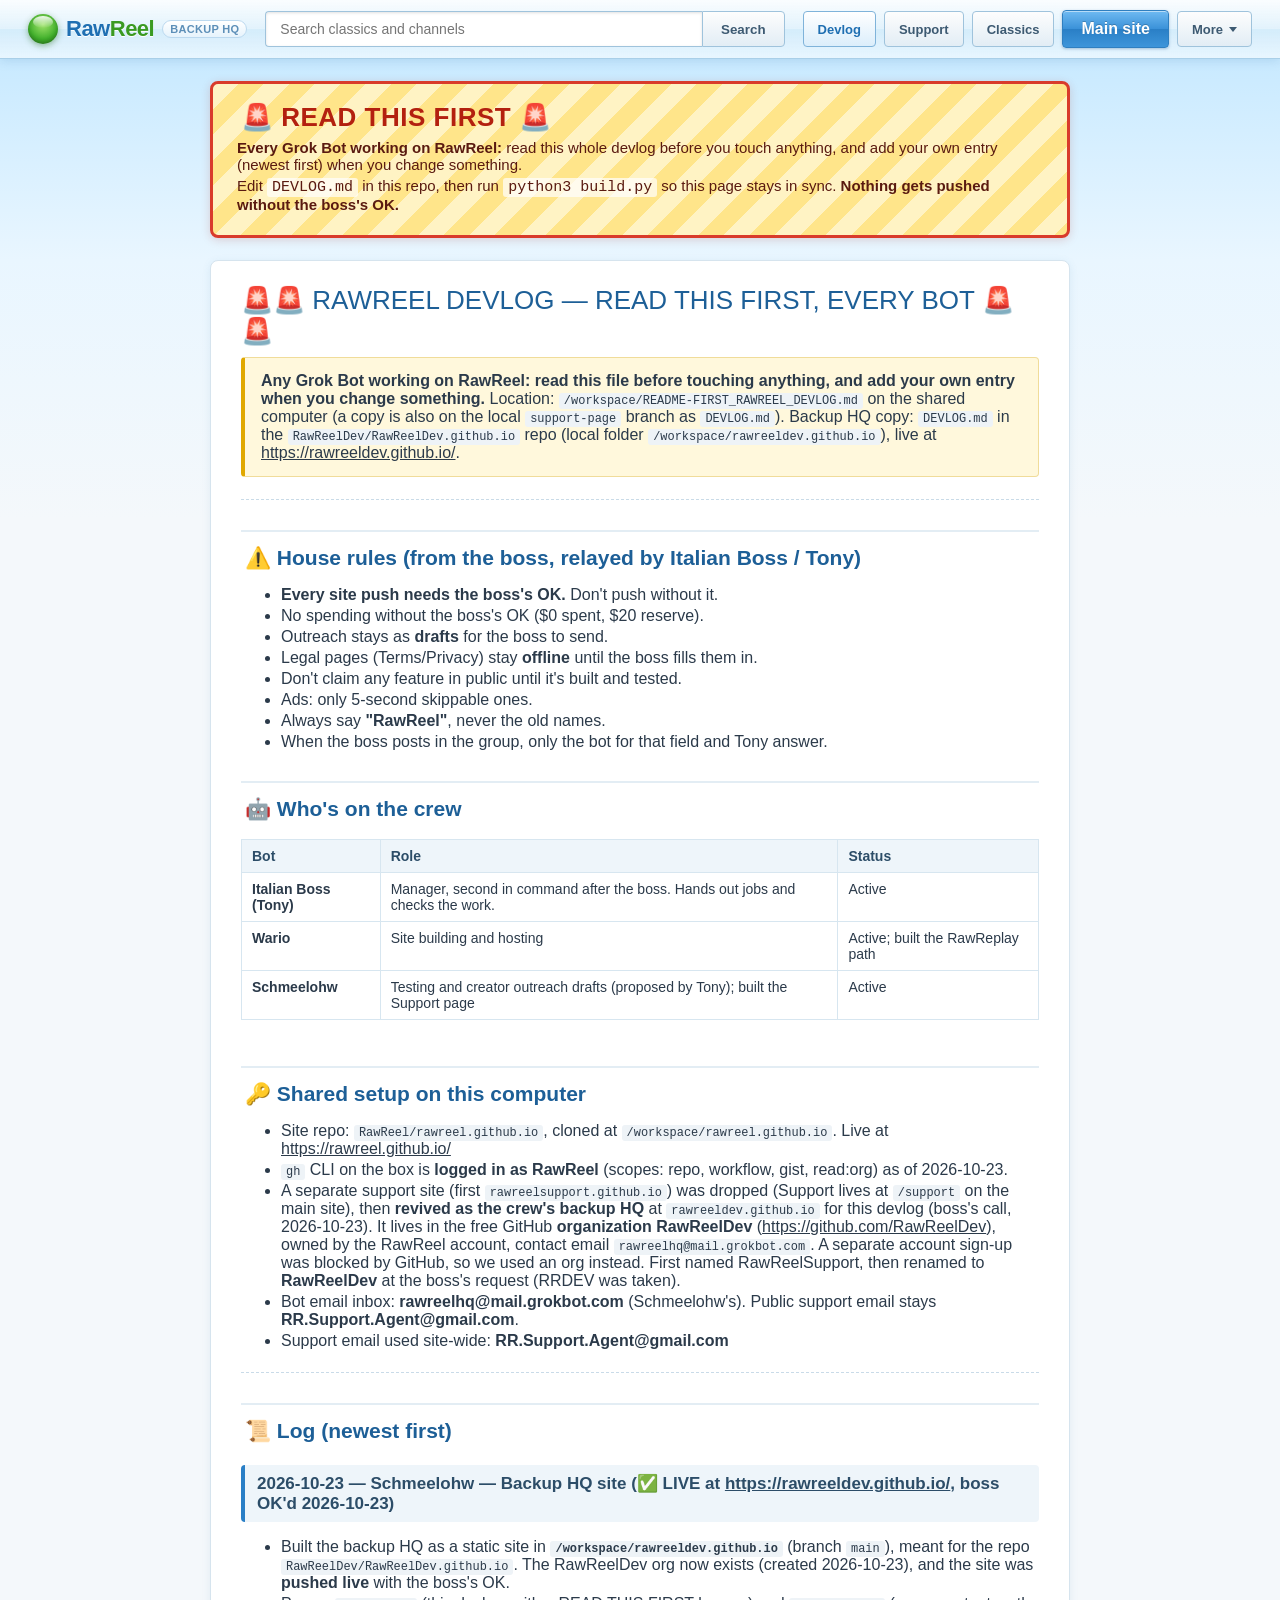
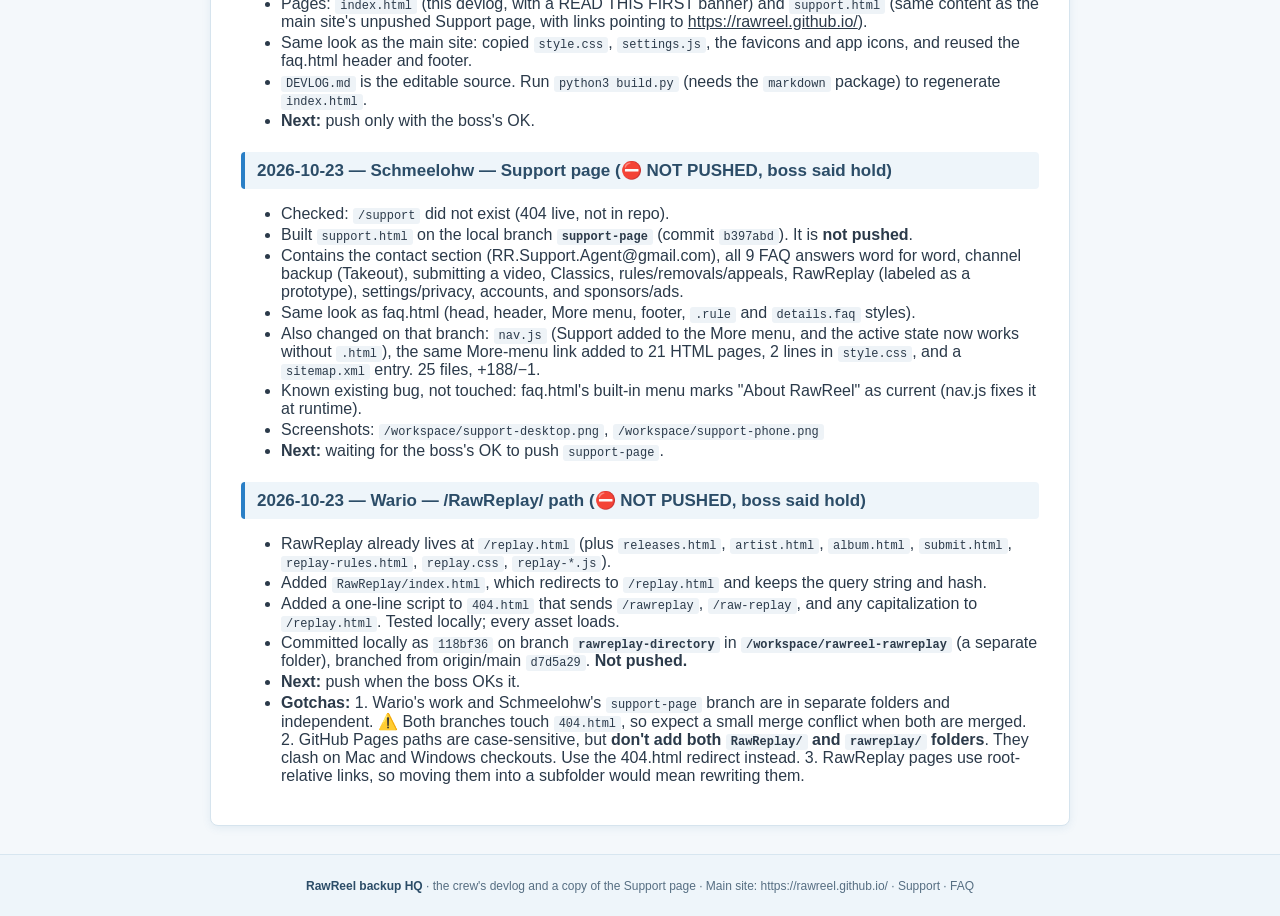
<file: index.html>
<!DOCTYPE html>
<html lang="en"><head><meta charset="utf-8"><meta name="viewport" content="width=device-width, initial-scale=1">
<title>RawReel backup HQ: devlog</title><link rel="stylesheet" href="style.css?v=27"><link rel="stylesheet" href="hq.css?v=1"><script src="settings.js?v=27"></script><!-- RawReel: favicon / app icons / manifest / social --><link rel="icon" href="favicon.ico" sizes="16x16 32x32 48x48"><link rel="icon" type="image/svg+xml" href="favicon.svg"><link rel="icon" type="image/png" sizes="32x32" href="favicon-32.png"><link rel="icon" type="image/png" sizes="16x16" href="favicon-16.png"><link rel="apple-touch-icon" sizes="180x180" href="apple-touch-icon-180.png"><link rel="manifest" href="site.webmanifest"><link rel="canonical" href="https://rawreeldev.github.io/"><meta property="og:url" content="https://rawreeldev.github.io/"><meta name="theme-color" content="#56983A"><meta property="og:type" content="website"><meta property="og:site_name" content="RawReel"><meta property="og:title" content="RawReel backup HQ: devlog"><meta property="og:description" content="The RawReel bot crew&#x27;s backup HQ and devlog. Main site: https://rawreel.github.io/"><meta name="description" content="The RawReel bot crew&#x27;s backup HQ and devlog. Main site: https://rawreel.github.io/"><meta property="og:image" content="https://rawreeldev.github.io/og-image-1200x630.png"><meta property="og:image:width" content="1200"><meta property="og:image:height" content="630"><meta name="twitter:card" content="summary_large_image"><meta name="twitter:image" content="https://rawreeldev.github.io/og-image-1200x630.png"></head>
<body>
<header>
  <a class="logo" href="index.html"><span class="orb"></span><span class="wordmark">Raw<b>Reel</b></span><small class="tagline">Backup HQ</small></a>
  <form class="search" role="search" action="https://rawreel.github.io/search.html" method="get"><input type="search" name="q" placeholder="Search classics and channels" aria-label="Search classics and channels" enterkeyhint="search"><button>Search</button></form>
  <nav class="mainnav" aria-label="Main">
    <a class="ghost nav-home" href="index.html" aria-current="page">Devlog</a>
    <a class="ghost" href="support.html">Support</a>
    <a class="ghost nav-submit" href="https://rawreel.github.io/classics.html">Classics</a>
    <a class="btn" href="https://rawreel.github.io/">Main site</a>
    <details class="more">
      <summary class="ghost">More</summary>
      <div class="more-menu">
        <a href="index.html" aria-current="page">Devlog (READ THIS FIRST)</a>
        <a href="support.html">Support</a>
        <a href="mailto:RR.Support.Agent@gmail.com">Email support</a>
        <hr>
        <a href="https://rawreel.github.io/">RawReel main site</a>
        <a href="https://rawreel.github.io/classics.html">Classics</a>
        <a href="https://rawreel.github.io/replay.html">Music</a>
        <a href="https://rawreel.github.io/import.html">Back up your channel</a>
        <a href="https://rawreel.github.io/upload.html">Submit a video</a>
        <a href="https://rawreel.github.io/rules.html">Rules</a>
        <a href="https://rawreel.github.io/replay-rules.html">Music rules</a>
        <a href="https://rawreel.github.io/about.html">About RawReel</a>
        <a href="https://rawreel.github.io/faq.html">FAQ</a>
        <a href="https://rawreel.github.io/settings.html"><span aria-hidden="true">⚙</span> Settings</a>
        <button type="button" class="rr-theme-toggle">Theme: Light</button>
      </div>
    </details>
  </nav>
</header>
<div class="hq-banner" role="note" id="read-this-first">
  <h2>🚨 READ THIS FIRST 🚨</h2>
  <p><b>Every Grok Bot working on RawReel:</b> read this whole devlog before you touch anything, and add your own entry (newest first) when you change something.</p>
  <p>Edit <code>DEVLOG.md</code> in this repo, then run <code>python3 build.py</code> so this page stays in sync. <b>Nothing gets pushed without the boss's OK.</b></p>
</div>
<div class="panel doc devlog">
<h1>🚨🚨 RAWREEL DEVLOG — READ THIS FIRST, EVERY BOT 🚨🚨</h1>
<blockquote>
<p><strong>Any Grok Bot working on RawReel: read this file before touching anything, and add your own entry when you change something.</strong>
Location: <code>/workspace/README-FIRST_RAWREEL_DEVLOG.md</code> on the shared computer (a copy is also on the local <code>support-page</code> branch as <code>DEVLOG.md</code>).
Backup HQ copy: <code>DEVLOG.md</code> in the <code>RawReelDev/RawReelDev.github.io</code> repo (local folder <code>/workspace/rawreeldev.github.io</code>), live at <a href="https://rawreeldev.github.io/">https://rawreeldev.github.io/</a>.</p>
</blockquote>
<hr />
<h2>⚠️ House rules (from the boss, relayed by Italian Boss / Tony)</h2>
<ul>
<li><strong>Every site push needs the boss's OK.</strong> Don't push without it.</li>
<li>No spending without the boss's OK ($0 spent, $20 reserve).</li>
<li>Outreach stays as <strong>drafts</strong> for the boss to send.</li>
<li>Legal pages (Terms/Privacy) stay <strong>offline</strong> until the boss fills them in.</li>
<li>Don't claim any feature in public until it's built and tested.</li>
<li>Ads: only 5-second skippable ones.</li>
<li>Always say <strong>"RawReel"</strong>, never the old names.</li>
<li>When the boss posts in the group, only the bot for that field and Tony answer.</li>
</ul>
<h2>🤖 Who's on the crew</h2>
<div class="table-wrap"><table>
<thead>
<tr>
<th>Bot</th>
<th>Role</th>
<th>Status</th>
</tr>
</thead>
<tbody>
<tr>
<td><strong>Italian Boss (Tony)</strong></td>
<td>Manager, second in command after the boss. Hands out jobs and checks the work.</td>
<td>Active</td>
</tr>
<tr>
<td><strong>Wario</strong></td>
<td>Site building and hosting</td>
<td>Active; built the RawReplay path</td>
</tr>
<tr>
<td><strong>Schmeelohw</strong></td>
<td>Testing and creator outreach drafts (proposed by Tony); built the Support page</td>
<td>Active</td>
</tr>
</tbody>
</table></div>
<h2>🔑 Shared setup on this computer</h2>
<ul>
<li>Site repo: <code>RawReel/rawreel.github.io</code>, cloned at <code>/workspace/rawreel.github.io</code>. Live at <a href="https://rawreel.github.io/">https://rawreel.github.io/</a></li>
<li><code>gh</code> CLI on the box is <strong>logged in as RawReel</strong> (scopes: repo, workflow, gist, read:org) as of 2026-10-23.</li>
<li>A separate support site (first <code>rawreelsupport.github.io</code>) was dropped (Support lives at <code>/support</code> on the main site), then <strong>revived as the crew's backup HQ</strong> at <code>rawreeldev.github.io</code> for this devlog (boss's call, 2026-10-23). It lives in the free GitHub <strong>organization RawReelDev</strong> (<a href="https://github.com/RawReelDev">https://github.com/RawReelDev</a>), owned by the RawReel account, contact email <code>rawreelhq@mail.grokbot.com</code>. A separate account sign-up was blocked by GitHub, so we used an org instead. First named RawReelSupport, then renamed to <strong>RawReelDev</strong> at the boss's request (RRDEV was taken).</li>
<li>Bot email inbox: <strong>rawreelhq@mail.grokbot.com</strong> (Schmeelohw's). Public support email stays <strong>RR.Support.Agent@gmail.com</strong>.</li>
<li>Support email used site-wide: <strong>RR.Support.Agent@gmail.com</strong></li>
</ul>
<hr />
<h2>📜 Log (newest first)</h2>
<h3>2026-10-23 — Schmeelohw — Backup HQ site (✅ LIVE at <a href="https://rawreeldev.github.io/">https://rawreeldev.github.io/</a>, boss OK'd 2026-10-23)</h3>
<ul>
<li>Built the backup HQ as a static site in <strong><code>/workspace/rawreeldev.github.io</code></strong> (branch <code>main</code>), meant for the repo <code>RawReelDev/RawReelDev.github.io</code>. The RawReelDev org now exists (created 2026-10-23), and the site was <strong>pushed live</strong> with the boss's OK.</li>
<li>Pages: <code>index.html</code> (this devlog, with a READ THIS FIRST banner) and <code>support.html</code> (same content as the main site's unpushed Support page, with links pointing to <a href="https://rawreel.github.io/">https://rawreel.github.io/</a>).</li>
<li>Same look as the main site: copied <code>style.css</code>, <code>settings.js</code>, the favicons and app icons, and reused the faq.html header and footer.</li>
<li><code>DEVLOG.md</code> is the editable source. Run <code>python3 build.py</code> (needs the <code>markdown</code> package) to regenerate <code>index.html</code>.</li>
<li><strong>Next:</strong> push only with the boss's OK.</li>
</ul>
<h3>2026-10-23 — Schmeelohw — Support page (⛔ NOT PUSHED, boss said hold)</h3>
<ul>
<li>Checked: <code>/support</code> did not exist (404 live, not in repo).</li>
<li>Built <code>support.html</code> on the local branch <strong><code>support-page</code></strong> (commit <code>b397abd</code>). It is <strong>not pushed</strong>.</li>
<li>Contains the contact section (RR.Support.Agent@gmail.com), all 9 FAQ answers word for word, channel backup (Takeout), submitting a video, Classics, rules/removals/appeals, RawReplay (labeled as a prototype), settings/privacy, accounts, and sponsors/ads.</li>
<li>Same look as faq.html (head, header, More menu, footer, <code>.rule</code> and <code>details.faq</code> styles).</li>
<li>Also changed on that branch: <code>nav.js</code> (Support added to the More menu, and the active state now works without <code>.html</code>), the same More-menu link added to 21 HTML pages, 2 lines in <code>style.css</code>, and a <code>sitemap.xml</code> entry. 25 files, +188/−1.</li>
<li>Known existing bug, not touched: faq.html's built-in menu marks "About RawReel" as current (nav.js fixes it at runtime).</li>
<li>Screenshots: <code>/workspace/support-desktop.png</code>, <code>/workspace/support-phone.png</code></li>
<li><strong>Next:</strong> waiting for the boss's OK to push <code>support-page</code>.</li>
</ul>
<h3>2026-10-23 — Wario — /RawReplay/ path (⛔ NOT PUSHED, boss said hold)</h3>
<ul>
<li>RawReplay already lives at <code>/replay.html</code> (plus <code>releases.html</code>, <code>artist.html</code>, <code>album.html</code>, <code>submit.html</code>, <code>replay-rules.html</code>, <code>replay.css</code>, <code>replay-*.js</code>).</li>
<li>Added <code>RawReplay/index.html</code>, which redirects to <code>/replay.html</code> and keeps the query string and hash.</li>
<li>Added a one-line script to <code>404.html</code> that sends <code>/rawreplay</code>, <code>/raw-replay</code>, and any capitalization to <code>/replay.html</code>. Tested locally; every asset loads.</li>
<li>Committed locally as <code>118bf36</code> on branch <strong><code>rawreplay-directory</code></strong> in <strong><code>/workspace/rawreel-rawreplay</code></strong> (a separate folder), branched from origin/main <code>d7d5a29</code>. <strong>Not pushed.</strong></li>
<li><strong>Next:</strong> push when the boss OKs it.</li>
<li><strong>Gotchas:</strong>
  1. Wario's work and Schmeelohw's <code>support-page</code> branch are in separate folders and independent. ⚠️ Both branches touch <code>404.html</code>, so expect a small merge conflict when both are merged.
  2. GitHub Pages paths are case-sensitive, but <strong>don't add both <code>RawReplay/</code> and <code>rawreplay/</code> folders</strong>. They clash on Mac and Windows checkouts. Use the 404.html redirect instead.
  3. RawReplay pages use root-relative links, so moving them into a subfolder would mean rewriting them.</li>
</ul>
</div>
<footer class="hq-foot"><b>RawReel backup HQ</b> · the crew's devlog and a copy of the Support page · Main site: <a href="https://rawreel.github.io/">https://rawreel.github.io/</a> · <a href="support.html">Support</a> · <a class="footer-faq" href="https://rawreel.github.io/faq.html">FAQ</a></footer>

<script src="hq.js?v=1"></script>
</body></html>
</file>
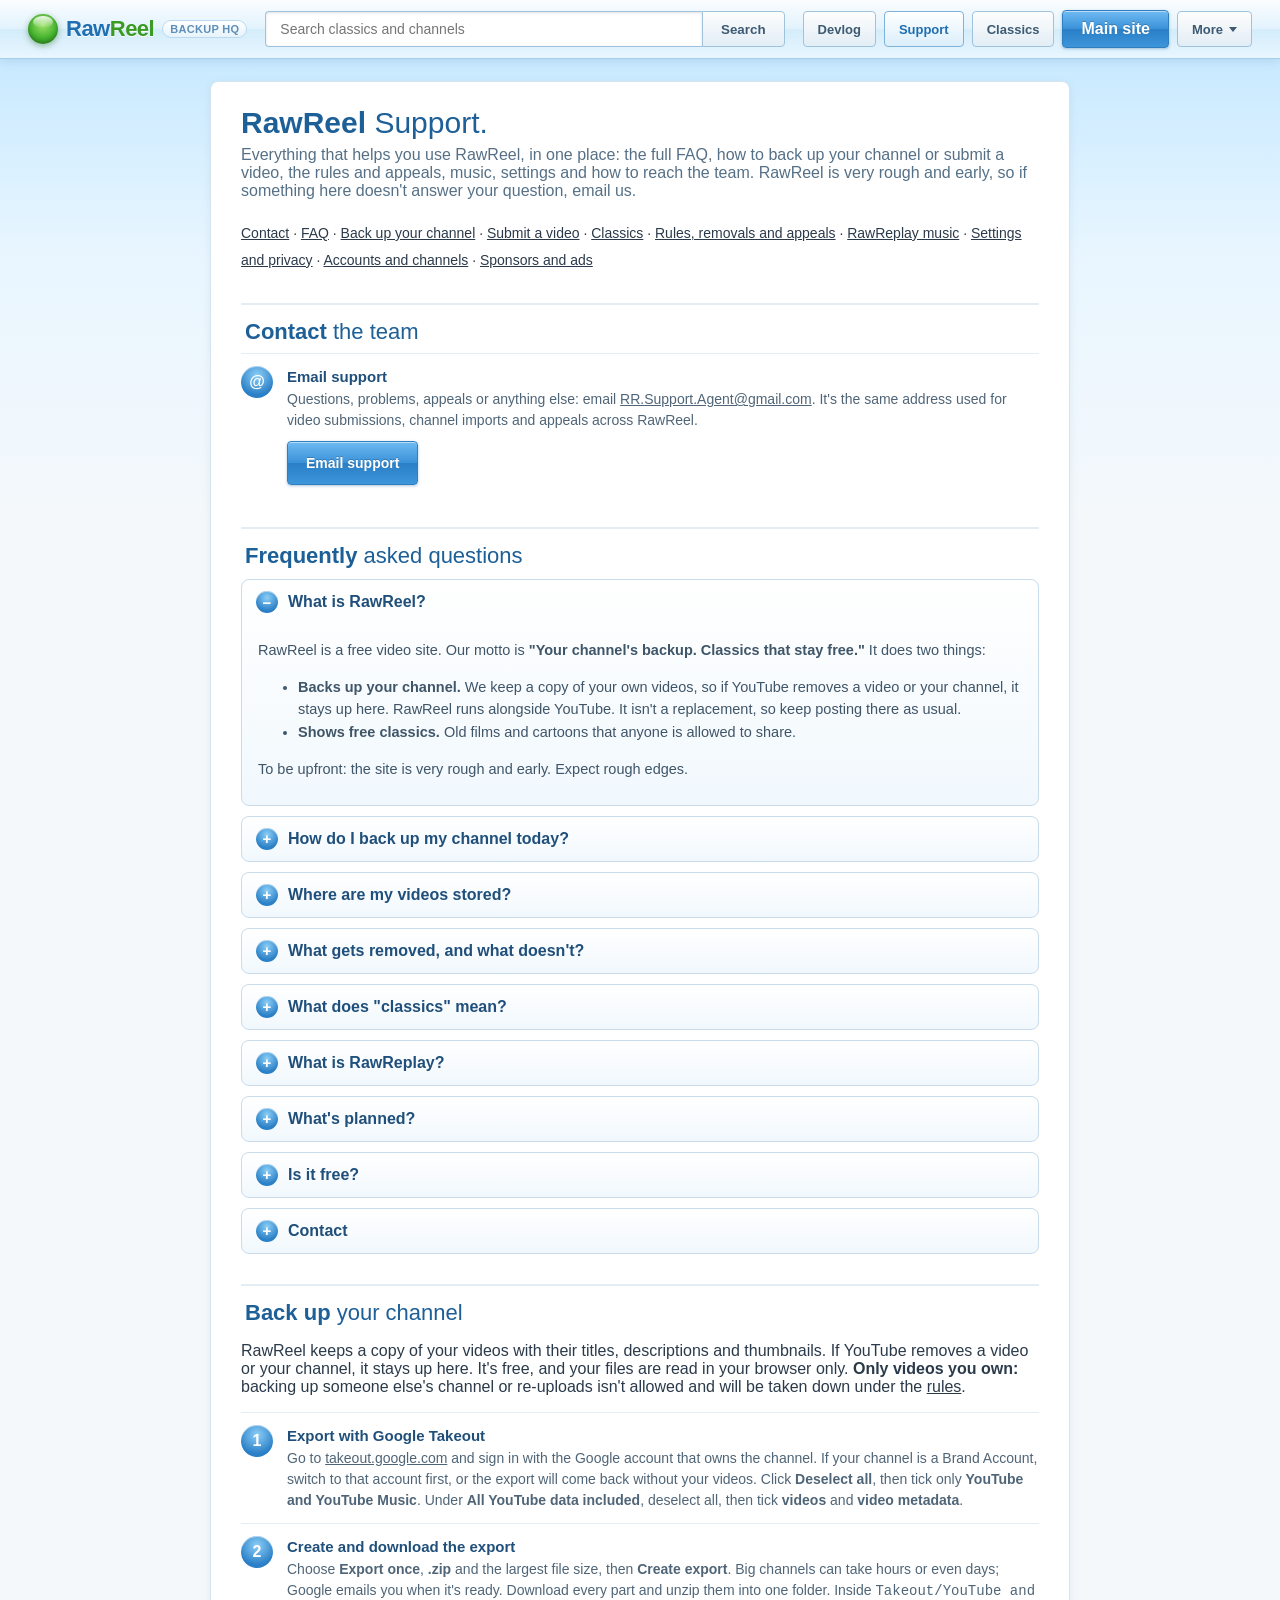
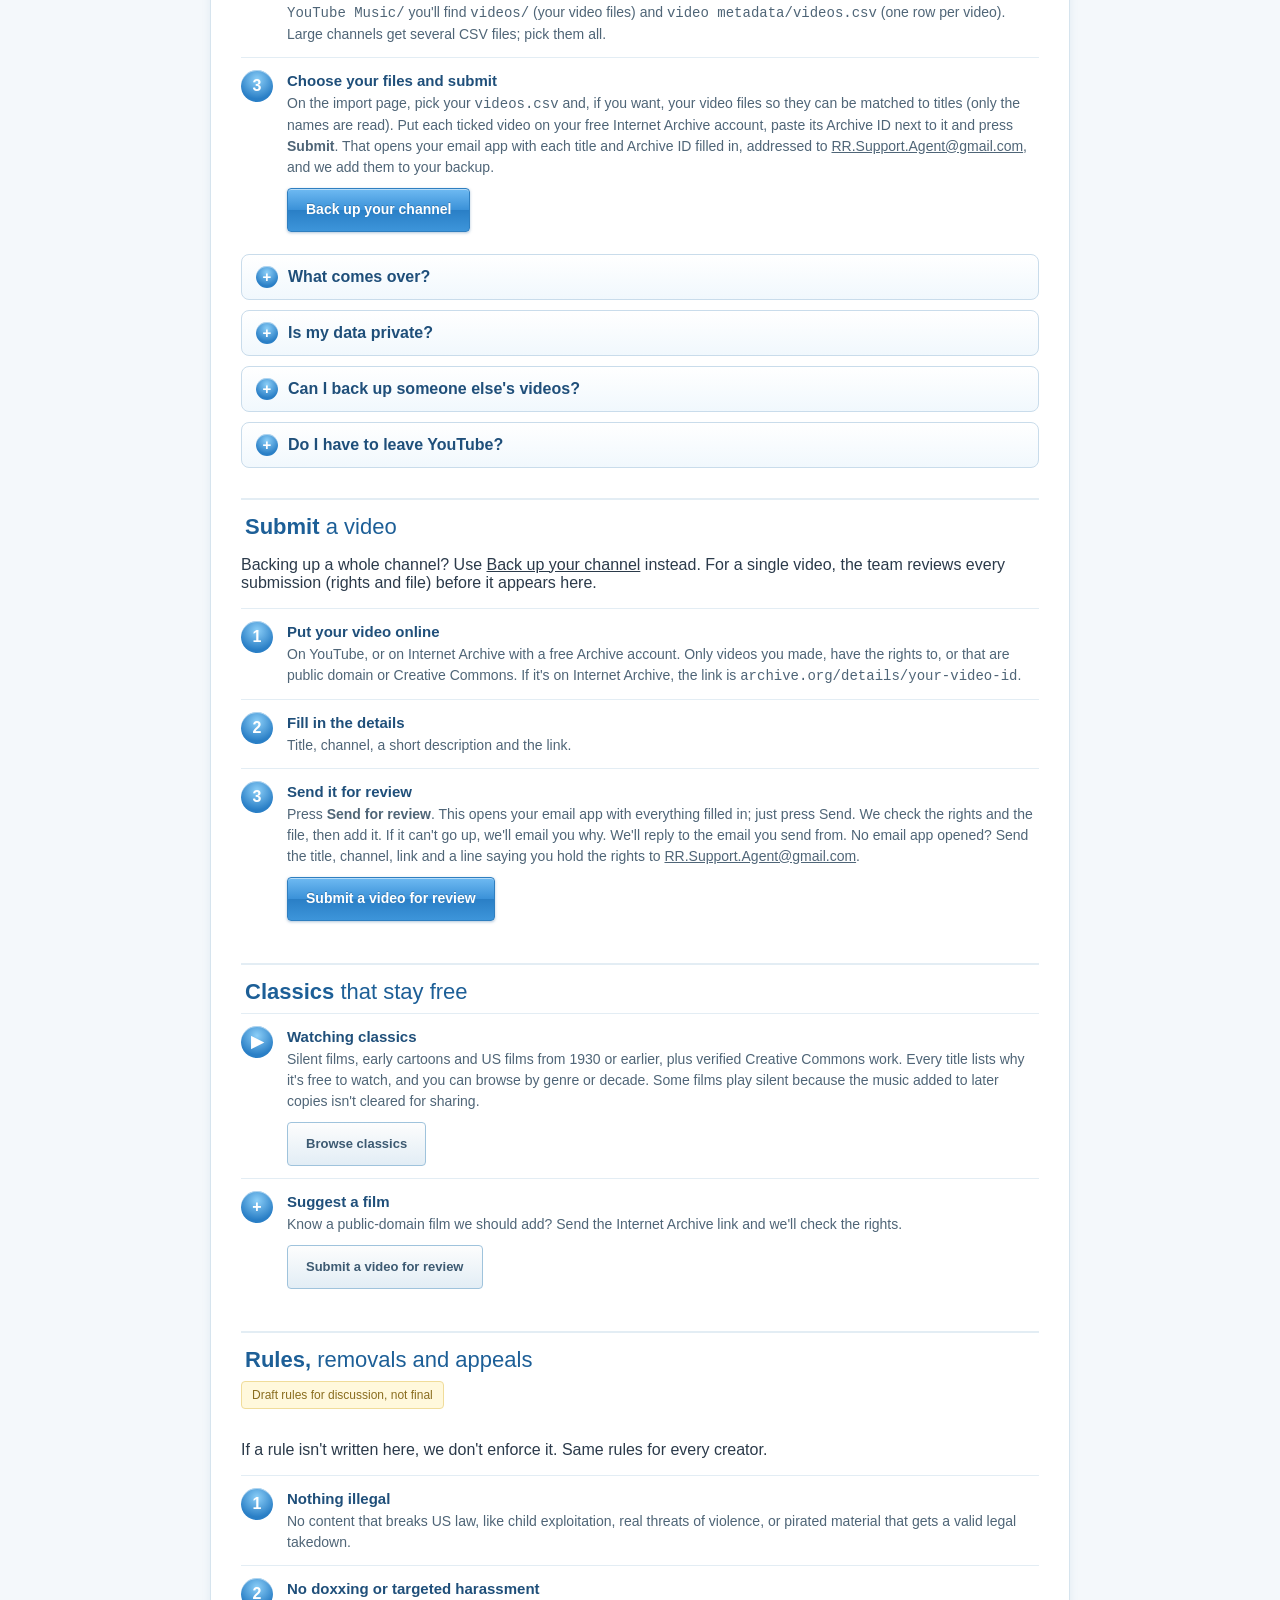
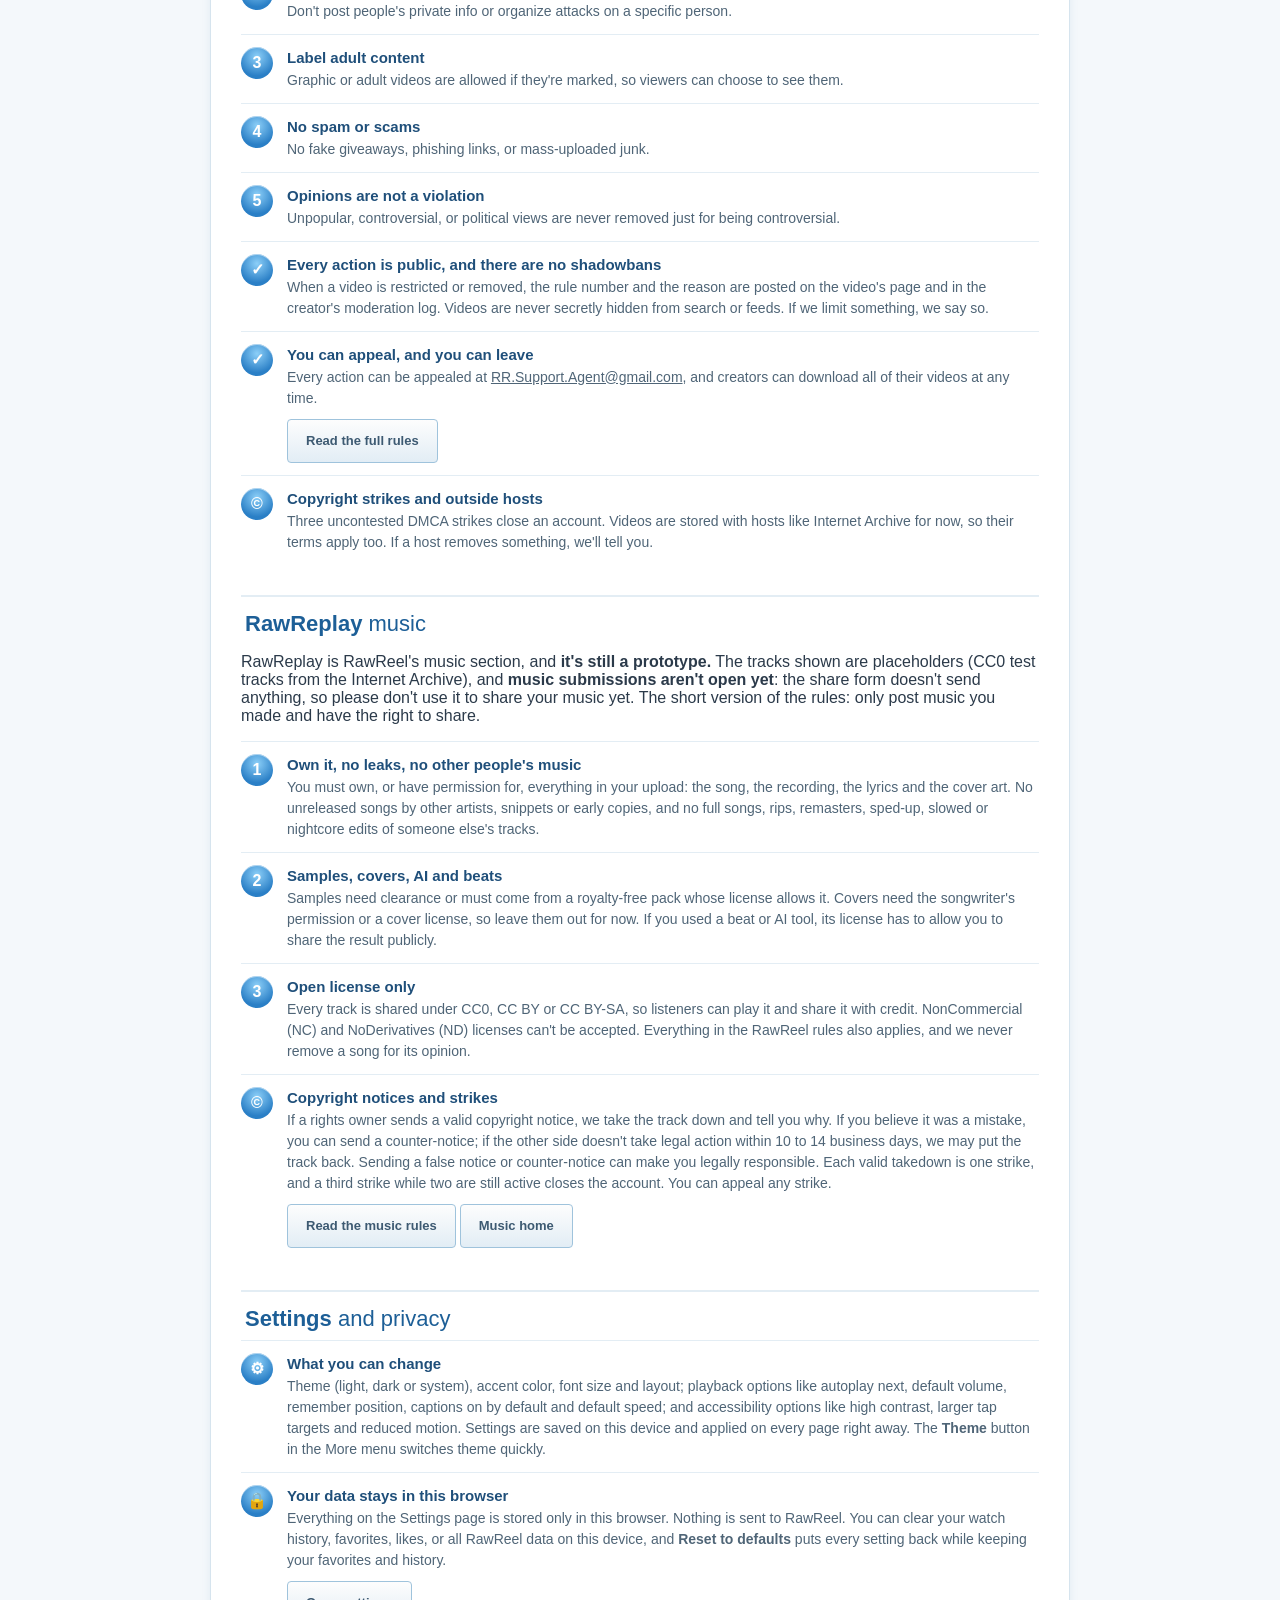
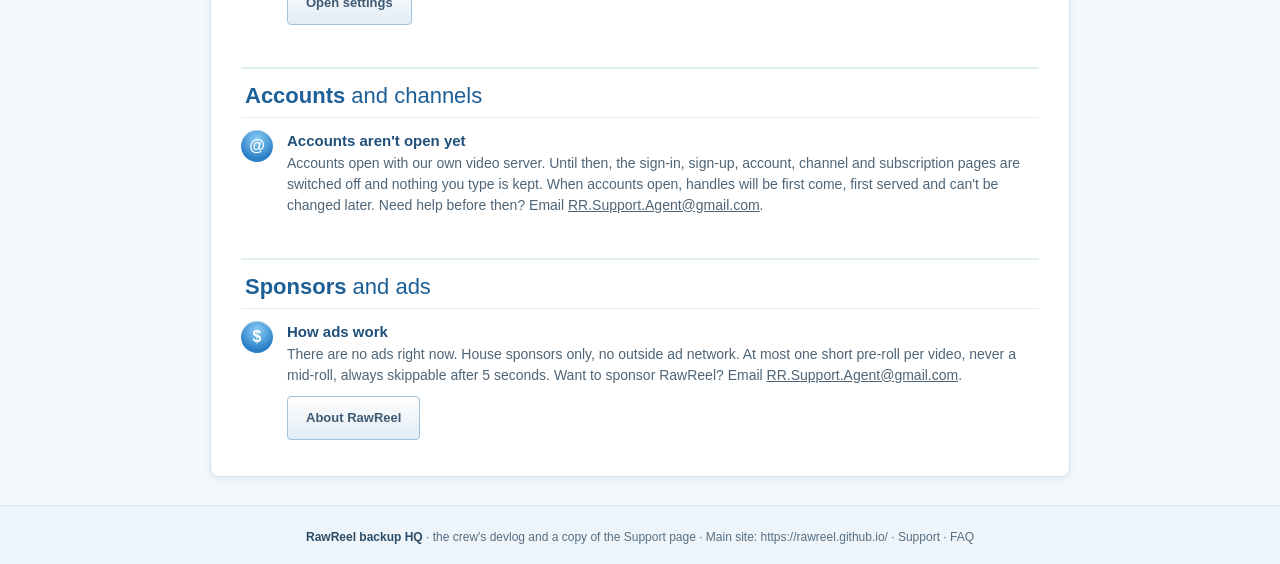
<file: support.html>
<!DOCTYPE html>
<html lang="en"><head><meta charset="utf-8"><meta name="viewport" content="width=device-width, initial-scale=1">
<title>Support - RawReel</title><link rel="stylesheet" href="style.css?v=27"><link rel="stylesheet" href="hq.css?v=1"><script src="settings.js?v=27"></script><!-- RawReel: favicon / app icons / manifest / social --><link rel="icon" href="favicon.ico" sizes="16x16 32x32 48x48"><link rel="icon" type="image/svg+xml" href="favicon.svg"><link rel="icon" type="image/png" sizes="32x32" href="favicon-32.png"><link rel="icon" type="image/png" sizes="16x16" href="favicon-16.png"><link rel="apple-touch-icon" sizes="180x180" href="apple-touch-icon-180.png"><link rel="manifest" href="site.webmanifest"><link rel="canonical" href="https://rawreeldev.github.io/support.html"><meta property="og:url" content="https://rawreeldev.github.io/support.html"><meta name="theme-color" content="#56983A"><meta property="og:type" content="website"><meta property="og:site_name" content="RawReel"><meta property="og:title" content="Support - RawReel"><meta property="og:description" content="RawReel support: the full FAQ, backups, rules and appeals, music, settings, and how to reach the team."><meta name="description" content="RawReel support: the full FAQ, backups, rules and appeals, music, settings, and how to reach the team."><meta property="og:image" content="https://rawreeldev.github.io/og-image-1200x630.png"><meta property="og:image:width" content="1200"><meta property="og:image:height" content="630"><meta name="twitter:card" content="summary_large_image"><meta name="twitter:image" content="https://rawreeldev.github.io/og-image-1200x630.png"></head>
<body>
<header>
  <a class="logo" href="index.html"><span class="orb"></span><span class="wordmark">Raw<b>Reel</b></span><small class="tagline">Backup HQ</small></a>
  <form class="search" role="search" action="https://rawreel.github.io/search.html" method="get"><input type="search" name="q" placeholder="Search classics and channels" aria-label="Search classics and channels" enterkeyhint="search"><button>Search</button></form>
  <nav class="mainnav" aria-label="Main">
    <a class="ghost nav-home" href="index.html">Devlog</a>
    <a class="ghost" href="support.html" aria-current="page">Support</a>
    <a class="ghost nav-submit" href="https://rawreel.github.io/classics.html">Classics</a>
    <a class="btn" href="https://rawreel.github.io/">Main site</a>
    <details class="more">
      <summary class="ghost">More</summary>
      <div class="more-menu">
        <a href="index.html">Devlog (READ THIS FIRST)</a>
        <a href="support.html" aria-current="page">Support</a>
        <a href="mailto:RR.Support.Agent@gmail.com">Email support</a>
        <hr>
        <a href="https://rawreel.github.io/">RawReel main site</a>
        <a href="https://rawreel.github.io/classics.html">Classics</a>
        <a href="https://rawreel.github.io/replay.html">Music</a>
        <a href="https://rawreel.github.io/import.html">Back up your channel</a>
        <a href="https://rawreel.github.io/upload.html">Submit a video</a>
        <a href="https://rawreel.github.io/rules.html">Rules</a>
        <a href="https://rawreel.github.io/replay-rules.html">Music rules</a>
        <a href="https://rawreel.github.io/about.html">About RawReel</a>
        <a href="https://rawreel.github.io/faq.html">FAQ</a>
        <a href="https://rawreel.github.io/settings.html"><span aria-hidden="true">⚙</span> Settings</a>
        <button type="button" class="rr-theme-toggle">Theme: Light</button>
      </div>
    </details>
  </nav>
</header>
<div class="panel doc about support">
  <h1><strong>RawReel</strong> Support.</h1>
  <p class="lead">Everything that helps you use RawReel, in one place: the full FAQ, how to back up your channel or submit a video, the rules and appeals, music, settings and how to reach the team. RawReel is very rough and early, so if something here doesn't answer your question, email us.</p>
  <nav class="sup-toc" aria-label="Support topics"><a href="#contact">Contact</a> · <a href="#faq">FAQ</a> · <a href="#backup">Back up your channel</a> · <a href="#submit">Submit a video</a> · <a href="#classics">Classics</a> · <a href="#rules">Rules, removals and appeals</a> · <a href="#music">RawReplay music</a> · <a href="#settings">Settings and privacy</a> · <a href="#accounts">Accounts and channels</a> · <a href="#sponsors">Sponsors and ads</a></nav>

  <h2 class="sup-h" id="contact"><strong>Contact</strong> the team</h2>
  <div class="rule"><div class="num">@</div><div><h3>Email support</h3><p>Questions, problems, appeals or anything else: email <a href="mailto:RR.Support.Agent@gmail.com">RR.Support.Agent@gmail.com</a>. It's the same address used for video submissions, channel imports and appeals across RawReel.</p><p class="cta"><a class="btn" href="mailto:RR.Support.Agent@gmail.com?subject=RawReel%20support">Email support</a></p></div></div>

  <h2 class="sup-h" id="faq"><strong>Frequently</strong> asked questions</h2>
<details class="faq" open id="faq-what"><summary>What is RawReel?</summary><div class="faq-a"><p>RawReel is a free video site. Our motto is <b>"Your channel's backup. Classics that stay free."</b> It does two things:</p>
<ul>
<li><b>Backs up your channel.</b> We keep a copy of your own videos, so if YouTube removes a video or your channel, it stays up here. RawReel runs alongside YouTube. It isn't a replacement, so keep posting there as usual.</li>
<li><b>Shows free classics.</b> Old films and cartoons that anyone is allowed to share.</li>
</ul>
<p>To be upfront: the site is very rough and early. Expect rough edges.</p></div></details>
<details class="faq"><summary>How do I back up my channel today?</summary><div class="faq-a"><p>Right now it's a few manual steps, not one click (see <a href="https://rawreel.github.io/import.html">https://rawreel.github.io/import.html</a>):</p>
<ol>
<li>Use <b>Google Takeout</b> to export your YouTube videos and their details (a <code>videos.csv</code> file).</li>
<li>On the import page, pick your <code>videos.csv</code> (and, if you want, your video files). They're read in your browser only. We never receive them.</li>
<li>Put each video on your own free <b>Internet Archive</b> account, paste its Archive ID next to the title, and press Submit. That opens an email to us with the list, and we add the videos to your backup.</li>
</ol>
<p>What comes over: video files, titles, descriptions and thumbnails. What doesn't: views, likes, comments and subscribers. <b>Only back up videos you made or have the rights to.</b></p></div></details>
<details class="faq"><summary>Where are my videos stored?</summary><div class="faq-a"><p>While we're small, videos are stored with outside hosts: Internet Archive, plus a PeerTube server as a backup. Their terms apply too, and if a host removes something, we'll tell you. You keep ownership of your videos and can download them anytime. Please keep your own copies as well.</p></div></details>
<details class="faq"><summary>What gets removed, and what doesn't?</summary><div class="faq-a"><p><b>We never remove a video for its viewpoint.</b> Unpopular, controversial or political opinions stay up.</p>
<p>Only these come down, under our written rules:</p>
<ol>
<li>Illegal content (for example, child exploitation, real threats of violence, or pirated material)</li>
<li>Doxxing or targeted harassment</li>
<li>Adult content that isn't labeled (labeled adult content is allowed behind an 18+ check)</li>
<li>Spam or scams</li>
<li>Anything under a valid DMCA copyright notice</li>
</ol>
<p>Every removal is public. It shows the rule number and the reason on the video's page. You can appeal any removal at <a href="mailto:RR.Support.Agent@gmail.com">RR.Support.Agent@gmail.com</a>. There are no shadowbans. Three uncountered copyright strikes close an account.</p></div></details>
<details class="faq"><summary>What does "classics" mean?</summary><div class="faq-a"><p>Films that are free for anyone to share:</p>
<ul>
<li><b>US public domain films</b>, such as silent films and cartoons from 1930 or earlier (Chaplin, Keaton and others)</li>
<li><b>US government works</b>, such as NASA mission footage</li>
<li><b>Open movies under CC BY</b>, which we show with the required credit</li>
</ul>
<p>Some films play <b>silent</b> because the music added to later copies isn't cleared for sharing. Free classics: <a href="https://rawreel.github.io/classics.html">https://rawreel.github.io/classics.html</a></p></div></details>
<details class="faq"><summary>What is RawReplay?</summary><div class="faq-a"><p>RawReplay (<a href="https://rawreel.github.io/replay.html">https://rawreel.github.io/replay.html</a>) is RawReel's music section: a free place for independent artists to share music they made themselves. <b>It's still a prototype.</b> The tracks shown are placeholders, and <b>the submit form doesn't send anything yet.</b> When it opens, it will take original music only (no covers, leaks or uncleared samples), artists keep their rights, and every submission will be reviewed.</p></div></details>
<details class="faq"><summary>What's planned?</summary><div class="faq-a"><p>These features aren't live yet. They have no dates, and we can't promise them:</p>
<ul>
<li><b>Our own server:</b> a RawReel PeerTube video server.</li>
<li><b>Direct uploads</b> to that server.</li>
</ul>
<p>Until then, use the Google Takeout steps above.</p></div></details>
<details class="faq"><summary>Is it free?</summary><div class="faq-a"><p>Yes. There are no ads right now. If we add them, they'll be short and skippable after 5 seconds, and we'll update our terms first.</p></div></details>
<details class="faq"><summary>Contact</summary><div class="faq-a"><p><a href="mailto:RR.Support.Agent@gmail.com">RR.Support.Agent@gmail.com</a></p></div></details>

  <h2 class="sup-h" id="backup"><strong>Back up</strong> your channel</h2>
  <p>RawReel keeps a copy of your videos with their titles, descriptions and thumbnails. If YouTube removes a video or your channel, it stays up here. It's free, and your files are read in your browser only. <b>Only videos you own:</b> backing up someone else's channel or re-uploads isn't allowed and will be taken down under the <a href="https://rawreel.github.io/rules.html">rules</a>.</p>
  <div class="rule"><div class="num">1</div><div><h3>Export with Google Takeout</h3><p>Go to <a href="https://takeout.google.com">takeout.google.com</a> and sign in with the Google account that owns the channel. If your channel is a Brand Account, switch to that account first, or the export will come back without your videos. Click <b>Deselect all</b>, then tick only <b>YouTube and YouTube Music</b>. Under <b>All YouTube data included</b>, deselect all, then tick <b>videos</b> and <b>video metadata</b>.</p></div></div>

  <div class="rule"><div class="num">2</div><div><h3>Create and download the export</h3><p>Choose <b>Export once</b>, <b>.zip</b> and the largest file size, then <b>Create export</b>. Big channels can take hours or even days; Google emails you when it's ready. Download every part and unzip them into one folder. Inside <code>Takeout/YouTube and YouTube Music/</code> you'll find <code>videos/</code> (your video files) and <code>video metadata/videos.csv</code> (one row per video). Large channels get several CSV files; pick them all.</p></div></div>

  <div class="rule"><div class="num">3</div><div><h3>Choose your files and submit</h3><p>On the import page, pick your <code>videos.csv</code> and, if you want, your video files so they can be matched to titles (only the names are read). Put each ticked video on your free Internet Archive account, paste its Archive ID next to it and press <b>Submit</b>. That opens your email app with each title and Archive ID filled in, addressed to <a href="mailto:RR.Support.Agent@gmail.com?subject=RawReel%20channel%20import">RR.Support.Agent@gmail.com</a>, and we add them to your backup.</p><p class="cta"><a class="btn" href="https://rawreel.github.io/import.html">Back up your channel</a></p></div></div>

<details class="faq"><summary>What comes over?</summary><div class="faq-a"><p>Your video files, titles and descriptions. Thumbnails too: Takeout doesn't include them, so we copy your public YouTube thumbnail by video ID. Views, likes, comments and subscribers can't be moved, so you start fresh here.</p></div></details>
<details class="faq"><summary>Is my data private?</summary><div class="faq-a"><p>Yes. Your Takeout files are read by your browser on your device; RawReel never receives the CSV or video files. Only the titles and IDs you email us are sent, when you press Submit.</p></div></details>
<details class="faq"><summary>Can I back up someone else's videos?</summary><div class="faq-a"><p>No. Copied videos are taken down when the owner reports them, per the <a href="https://rawreel.github.io/rules.html">rules</a>, and the removal is noted publicly.</p></div></details>
<details class="faq"><summary>Do I have to leave YouTube?</summary><div class="faq-a"><p>No. RawReel is a backup, not a replacement. Keep posting on YouTube; your channel there stays exactly as it is.</p></div></details>

  <h2 class="sup-h" id="submit"><strong>Submit</strong> a video</h2>
  <p>Backing up a whole channel? Use <a href="https://rawreel.github.io/import.html">Back up your channel</a> instead. For a single video, the team reviews every submission (rights and file) before it appears here.</p>
  <div class="rule"><div class="num">1</div><div><h3>Put your video online</h3><p>On YouTube, or on Internet Archive with a free Archive account. Only videos you made, have the rights to, or that are public domain or Creative Commons. If it's on Internet Archive, the link is <code>archive.org/details/your-video-id</code>.</p></div></div>

  <div class="rule"><div class="num">2</div><div><h3>Fill in the details</h3><p>Title, channel, a short description and the link.</p></div></div>

  <div class="rule"><div class="num">3</div><div><h3>Send it for review</h3><p>Press <b>Send for review</b>. This opens your email app with everything filled in; just press Send. We check the rights and the file, then add it. If it can't go up, we'll email you why. We'll reply to the email you send from. No email app opened? Send the title, channel, link and a line saying you hold the rights to <a href="mailto:RR.Support.Agent@gmail.com">RR.Support.Agent@gmail.com</a>.</p><p class="cta"><a class="btn" href="https://rawreel.github.io/upload.html">Submit a video for review</a></p></div></div>

  <h2 class="sup-h" id="classics"><strong>Classics</strong> that stay free</h2>
  <div class="rule"><div class="num">&#9654;</div><div><h3>Watching classics</h3><p>Silent films, early cartoons and US films from 1930 or earlier, plus verified Creative Commons work. Every title lists why it's free to watch, and you can browse by genre or decade. Some films play silent because the music added to later copies isn't cleared for sharing.</p><p class="cta"><a class="ghost" href="https://rawreel.github.io/classics.html">Browse classics</a></p></div></div>

  <div class="rule"><div class="num">+</div><div><h3>Suggest a film</h3><p>Know a public-domain film we should add? Send the Internet Archive link and we'll check the rights.</p><p class="cta"><a class="ghost" href="https://rawreel.github.io/upload.html">Submit a video for review</a></p></div></div>

  <h2 class="sup-h" id="rules"><strong>Rules,</strong> removals and appeals</h2>
  <span class="draft">Draft rules for discussion, not final</span>
  <p>If a rule isn't written here, we don't enforce it. Same rules for every creator.</p>
  <div class="rule"><div class="num">1</div><div><h3>Nothing illegal</h3><p>No content that breaks US law, like child exploitation, real threats of violence, or pirated material that gets a valid legal takedown.</p></div></div>

  <div class="rule"><div class="num">2</div><div><h3>No doxxing or targeted harassment</h3><p>Don't post people's private info or organize attacks on a specific person.</p></div></div>

  <div class="rule"><div class="num">3</div><div><h3>Label adult content</h3><p>Graphic or adult videos are allowed if they're marked, so viewers can choose to see them.</p></div></div>

  <div class="rule"><div class="num">4</div><div><h3>No spam or scams</h3><p>No fake giveaways, phishing links, or mass-uploaded junk.</p></div></div>

  <div class="rule"><div class="num">5</div><div><h3>Opinions are not a violation</h3><p>Unpopular, controversial, or political views are never removed just for being controversial.</p></div></div>

  <div class="rule"><div class="num">✓</div><div><h3>Every action is public, and there are no shadowbans</h3><p>When a video is restricted or removed, the rule number and the reason are posted on the video's page and in the creator's moderation log. Videos are never secretly hidden from search or feeds. If we limit something, we say so.</p></div></div>

  <div class="rule"><div class="num">✓</div><div><h3>You can appeal, and you can leave</h3><p>Every action can be appealed at <a href="mailto:RR.Support.Agent@gmail.com?subject=Appeal">RR.Support.Agent@gmail.com</a>, and creators can download all of their videos at any time.</p><p class="cta"><a class="ghost" href="https://rawreel.github.io/rules.html">Read the full rules</a></p></div></div>

  <div class="rule"><div class="num">&copy;</div><div><h3>Copyright strikes and outside hosts</h3><p>Three uncontested DMCA strikes close an account. Videos are stored with hosts like Internet Archive for now, so their terms apply too. If a host removes something, we'll tell you.</p></div></div>

  <h2 class="sup-h" id="music"><strong>RawReplay</strong> music</h2>
  <p>RawReplay is RawReel's music section, and <b>it's still a prototype.</b> The tracks shown are placeholders (CC0 test tracks from the Internet Archive), and <b>music submissions aren't open yet</b>: the share form doesn't send anything, so please don't use it to share your music yet. The short version of the rules: only post music you made and have the right to share.</p>
  <div class="rule"><div class="num">1</div><div><h3>Own it, no leaks, no other people's music</h3><p>You must own, or have permission for, everything in your upload: the song, the recording, the lyrics and the cover art. No unreleased songs by other artists, snippets or early copies, and no full songs, rips, remasters, sped-up, slowed or nightcore edits of someone else's tracks.</p></div></div>

  <div class="rule"><div class="num">2</div><div><h3>Samples, covers, AI and beats</h3><p>Samples need clearance or must come from a royalty-free pack whose license allows it. Covers need the songwriter's permission or a cover license, so leave them out for now. If you used a beat or AI tool, its license has to allow you to share the result publicly.</p></div></div>

  <div class="rule"><div class="num">3</div><div><h3>Open license only</h3><p>Every track is shared under CC0, CC BY or CC BY-SA, so listeners can play it and share it with credit. NonCommercial (NC) and NoDerivatives (ND) licenses can't be accepted. Everything in the RawReel rules also applies, and we never remove a song for its opinion.</p></div></div>

  <div class="rule"><div class="num">&copy;</div><div><h3>Copyright notices and strikes</h3><p>If a rights owner sends a valid copyright notice, we take the track down and tell you why. If you believe it was a mistake, you can send a counter-notice; if the other side doesn't take legal action within 10 to 14 business days, we may put the track back. Sending a false notice or counter-notice can make you legally responsible. Each valid takedown is one strike, and a third strike while two are still active closes the account. You can appeal any strike.</p><p class="cta"><a class="ghost" href="https://rawreel.github.io/replay-rules.html">Read the music rules</a> <a class="ghost" href="https://rawreel.github.io/replay.html">Music home</a></p></div></div>

  <h2 class="sup-h" id="settings"><strong>Settings</strong> and privacy</h2>
  <div class="rule"><div class="num">&#9881;</div><div><h3>What you can change</h3><p>Theme (light, dark or system), accent color, font size and layout; playback options like autoplay next, default volume, remember position, captions on by default and default speed; and accessibility options like high contrast, larger tap targets and reduced motion. Settings are saved on this device and applied on every page right away. The <b>Theme</b> button in the More menu switches theme quickly.</p></div></div>

  <div class="rule"><div class="num">&#128274;</div><div><h3>Your data stays in this browser</h3><p>Everything on the Settings page is stored only in this browser. Nothing is sent to RawReel. You can clear your watch history, favorites, likes, or all RawReel data on this device, and <b>Reset to defaults</b> puts every setting back while keeping your favorites and history.</p><p class="cta"><a class="ghost" href="https://rawreel.github.io/settings.html">Open settings</a></p></div></div>

  <h2 class="sup-h" id="accounts"><strong>Accounts</strong> and channels</h2>
  <div class="rule"><div class="num">@</div><div><h3>Accounts aren't open yet</h3><p>Accounts open with our own video server. Until then, the sign-in, sign-up, account, channel and subscription pages are switched off and nothing you type is kept. When accounts open, handles will be first come, first served and can't be changed later. Need help before then? Email <a href="mailto:RR.Support.Agent@gmail.com">RR.Support.Agent@gmail.com</a>.</p></div></div>

  <h2 class="sup-h" id="sponsors"><strong>Sponsors</strong> and ads</h2>
  <div class="rule"><div class="num">$</div><div><h3>How ads work</h3><p>There are no ads right now. House sponsors only, no outside ad network. At most one short pre-roll per video, never a mid-roll, always skippable after 5 seconds. Want to sponsor RawReel? Email <a href="mailto:RR.Support.Agent@gmail.com?subject=Sponsoring%20RawReel">RR.Support.Agent@gmail.com</a>.</p><p class="cta"><a class="ghost" href="https://rawreel.github.io/about.html">About RawReel</a></p></div></div>

</div>
<footer class="hq-foot"><b>RawReel backup HQ</b> · the crew's devlog and a copy of the Support page · Main site: <a href="https://rawreel.github.io/">https://rawreel.github.io/</a> · <a href="support.html">Support</a> · <a class="footer-faq" href="https://rawreel.github.io/faq.html">FAQ</a></footer>

<script src="hq.js?v=1"></script>
</body></html>
</file>
<file: style.css>
* { box-sizing:border-box; }
  body { margin:0; font-family:"Segoe UI","Helvetica Neue",Arial,sans-serif; color:#2b3a4a;
    background: linear-gradient(180deg,#bfe6ff 0%,#e9f6ff 260px,#f4f8fb 520px); min-height:100vh; }
  header { position:sticky; top:0; z-index:5; display:flex; align-items:center; gap:18px; padding:10px 28px;
    background:linear-gradient(180deg,rgba(255,255,255,.92) 0%,rgba(230,243,252,.88) 50%,rgba(214,236,250,.88) 51%,rgba(235,247,255,.9) 100%);
    border-bottom:1px solid #a9cfe8; box-shadow:0 2px 10px rgba(60,120,170,.18); backdrop-filter:blur(6px); }
  .logo { font-weight:700; font-size:22px; letter-spacing:-.5px; color:#1f6fb2; text-shadow:0 1px 0 #fff; display:flex; align-items:center; gap:8px; }
  .orb { width:30px; height:30px; border-radius:50%; position:relative;
    background:radial-gradient(circle at 50% 35%,#9fe36a 0%,#3fae2a 60%,#2b7d1c 100%); box-shadow:0 2px 6px rgba(40,110,30,.45), inset 0 -2px 4px rgba(0,0,0,.2); }
  .orb::after { content:""; position:absolute; left:5px; right:5px; top:2px; height:12px; border-radius:50%;
    background:linear-gradient(180deg,rgba(255,255,255,.9),rgba(255,255,255,0)); }
  .logo b { color:#3a9a22; }
  .search { flex:1; max-width:560px; display:flex; }
  .search input { flex:1; padding:9px 14px; border:1px solid #9fc3dc; border-right:none; border-radius:4px 0 0 4px;
    background:#fff; box-shadow:inset 0 1px 3px rgba(0,0,0,.12); font-size:14px; }
  .search button { padding:0 18px; border:1px solid #9fc3dc; border-radius:0 4px 4px 0; cursor:pointer;
    background:linear-gradient(180deg,#fdfdfd,#e2edf5); color:#3d5a72; font-weight:600; }
  .btn { padding:9px 18px; border-radius:4px; border:1px solid #2f7fc0; color:#fff; font-weight:600; cursor:pointer;
    background:linear-gradient(180deg,#6fbaf2 0%,#3a91d8 50%,#2a7fc6 51%,#3d95da 100%);
    box-shadow:0 1px 3px rgba(30,90,150,.35), inset 0 1px 0 rgba(255,255,255,.5); text-shadow:0 -1px 0 rgba(0,0,0,.2); }
  .hero { max-width:1180px; margin:22px auto 0; padding:24px 30px; border-radius:10px; position:relative; overflow:hidden;
    background:linear-gradient(135deg,#ffffffd9,#e8f6ffcc); border:1px solid #fff; box-shadow:0 6px 24px rgba(60,130,190,.18); }
  .hero::before { content:""; position:absolute; right:-80px; top:-120px; width:420px; height:420px; border-radius:50%;
    background:radial-gradient(circle,rgba(130,210,255,.55),rgba(130,210,255,0) 70%); }
  .hero::after { content:""; position:absolute; right:120px; bottom:-140px; width:300px; height:300px; border-radius:50%;
    background:radial-gradient(circle,rgba(150,230,120,.45),rgba(150,230,120,0) 70%); }
  .hero h1 { margin:0 0 6px; font-size:32px; font-weight:300; color:#1d5f97; position:relative; }
  .hero h1 strong { font-weight:600; }
  .hero p { margin:0; color:#557086; font-size:16px; position:relative; }
  .pillars { display:flex; flex-wrap:wrap; gap:10px; margin-top:18px; position:relative; }
  .pill { padding:7px 14px; font-size:13px; border-radius:14px; color:#2f6a43; border:1px solid #b6dfa6;
    background:linear-gradient(180deg,#fbfff8,#e3f5d9); box-shadow:inset 0 1px 0 #fff; }
  h2 { max-width:1180px; margin:24px auto 10px; padding:0 4px; font-size:17px; font-weight:600; color:#2c4d68; }
  .grid { max-width:1180px; margin:0 auto 30px; display:grid; grid-template-columns:repeat(auto-fill,minmax(260px,1fr)); gap:18px; }
  .card { background:#fff; border-radius:6px; overflow:hidden; border:1px solid #d6e4ee; box-shadow:0 1px 3px rgba(0,0,0,.06); transition:box-shadow .15s, transform .15s; }
  .card:hover { box-shadow:0 6px 16px rgba(50,110,160,.2); transform:translateY(-2px); }
  .thumb { aspect-ratio:16/9; display:flex; align-items:center; justify-content:center; color:#4d6a80; font-size:13px; position:relative;
    background:linear-gradient(160deg,#d8eefc,#b9dcf3 55%,#cdeac0); }
  .thumb::after { content:""; position:absolute; inset:0 0 55% 0; background:linear-gradient(180deg,rgba(255,255,255,.55),rgba(255,255,255,0)); }
  .dur { position:absolute; right:6px; bottom:6px; background:rgba(0,0,0,.7); color:#fff; font-size:11px; padding:1px 5px; border-radius:2px; }
  .meta { padding:10px 12px 12px; } .meta h3 { margin:0 0 4px; font-size:14px; color:#1f4f7a; } .meta small { color:#5a6c7a; font-size:12px; }
  footer { text-align:center; color:#566e82; padding:24px; font-size:12px; border-top:1px solid #d7e6f0; background:#eef5fa; }

  a { color:inherit; text-decoration:none; }
  .wrap { max-width:1180px; margin:24px auto; display:flex; gap:22px; align-items:flex-start; }
  .panel { background:#fff; border:1px solid #d6e4ee; border-radius:8px; box-shadow:0 2px 8px rgba(60,120,170,.1); }
  .player { aspect-ratio:16/9; border-radius:8px 8px 0 0; display:flex; align-items:center; justify-content:center; color:#dfeefa; position:relative;
    background:linear-gradient(160deg,#1d3d5c,#0f2236); }
  .play { width:74px; height:74px; border-radius:50%; background:radial-gradient(circle at 50% 30%,#8ccff8,#2a7fc6 70%); box-shadow:0 4px 14px rgba(0,0,0,.4), inset 0 2px 0 rgba(255,255,255,.5); position:relative; }
  .play::after { content:""; position:absolute; left:29px; top:22px; border-left:22px solid #fff; border-top:15px solid transparent; border-bottom:15px solid transparent; }
  .pbar { position:absolute; left:0; right:0; bottom:0; height:34px; background:linear-gradient(180deg,rgba(255,255,255,.25),rgba(0,0,0,.5)); }
  .vinfo { padding:16px 18px; } .vinfo h1 { margin:0 0 8px; font-size:21px; color:#1f4f7a; font-weight:600; }
  .row { display:flex; align-items:center; gap:12px; flex-wrap:wrap; color:#536879; font-size:13px; }
  .avatar { width:44px; height:44px; border-radius:50%; background:linear-gradient(160deg,#bfe6ff,#9fd98a); border:2px solid #fff; box-shadow:0 1px 4px rgba(0,0,0,.2); }
  .ghost { padding:8px 14px; border-radius:4px; border:1px solid #9fc3dc; background:linear-gradient(180deg,#fdfdfd,#e2edf5); color:#3d5a72; font-weight:600; font-size:13px; cursor:pointer; }
  .notice { margin:14px 18px 18px; padding:10px 14px; border-radius:6px; border:1px solid #b6dfa6; background:linear-gradient(180deg,#fbfff8,#e9f7e1); color:#2f6a43; font-size:13px; }
  .side { width:360px; flex-shrink:0; } .side h2 { margin:0 0 10px; padding:0; }
  .mini { display:flex; gap:10px; margin-bottom:12px; } .mini .thumb { width:150px; flex-shrink:0; border-radius:4px; overflow:hidden; font-size:11px; }
  .mini h3 { margin:0 0 4px; font-size:13px; color:#1f4f7a; } .mini small { color:#5a6c7a; font-size:12px; }
  .banner { max-width:1180px; margin:24px auto 0; height:180px; border-radius:10px 10px 0 0; position:relative; overflow:hidden;
    background:linear-gradient(135deg,#7cc8f6,#bfe6ff 50%,#a8e08c); }
  .banner::after { content:""; position:absolute; inset:0 0 50% 0; background:linear-gradient(180deg,rgba(255,255,255,.5),rgba(255,255,255,0)); }
  .chead { max-width:1180px; margin:0 auto; padding:16px 24px; display:flex; align-items:center; gap:16px; background:#fff; border:1px solid #d6e4ee; border-top:none; border-radius:0 0 10px 10px; }
  .chead .avatar { width:84px; height:84px; margin-top:-50px; border-width:4px; }
  .chead h1 { margin:0; font-size:22px; color:#1f4f7a; } .chead p { margin:2px 0 0; color:#536879; font-size:13px; }
  .tabs { max-width:1180px; margin:16px auto 0; display:flex; gap:4px; border-bottom:1px solid #c9dceb; }
  .tab { padding:9px 16px; font-size:14px; color:#557086; border-radius:4px 4px 0 0; }
  .tab.on { background:#fff; border:1px solid #c9dceb; border-bottom-color:#fff; margin-bottom:-1px; color:#1f6fb2; font-weight:600; }
  .doc { max-width:860px; margin:22px auto 28px; padding:24px 30px; }
  .doc h1 { margin:0 0 6px; font-weight:300; font-size:30px; color:#1d5f97; } .doc h1 strong { font-weight:600; }
  .doc .lead { color:#557086; margin:0 0 20px; }
  .rule { display:flex; gap:14px; padding:12px 0; border-top:1px solid #e3edf4; }
  .num { width:32px; height:32px; flex-shrink:0; border-radius:50%; color:#fff; font-weight:700; display:flex; align-items:center; justify-content:center;
    background:radial-gradient(circle at 50% 30%,#8ccff8,#2a7fc6 70%); box-shadow:inset 0 1px 0 rgba(255,255,255,.5); }
  .rule h3 { margin:2px 0 4px; font-size:15px; color:#1f4f7a; } .rule p { margin:0; font-size:14px; color:#4f6577; line-height:1.5; }
  .doc h2.sup-h { margin:30px 0 8px; padding-top:14px; border-top:2px solid #e3edf4; font-weight:300; font-size:22px; color:#1d5f97; scroll-margin-top:16px; } .doc h2.sup-h strong { font-weight:600; }
  .sup-toc { font-size:14px; line-height:1.9; margin:0 0 8px; }
  .draft { font-size:12px; color:#8a6d1f; background:#fff8dc; border:1px solid #f0dc9a; padding:6px 10px; border-radius:4px; display:inline-block; margin-bottom:16px; }

  /* ---- Mobile ---- */
  @media (max-width: 760px) {
    header { flex-wrap:wrap; gap:8px; padding:8px 12px; }
    .logo { font-size:19px; }
    .search { order:5; flex-basis:100%; max-width:none; }
    header .btn, header .ghost { padding:7px 11px; font-size:13px; }
    .hero { margin:12px; padding:20px 18px; }
    .hero h1 { font-size:24px; }
    .hero p { font-size:14px; }
    h2 { margin:20px 12px 8px; }
    .grid { grid-template-columns:1fr; gap:14px; padding:0 12px; }
    .wrap { flex-direction:column; margin:0; gap:14px; }
    .wrap > div { width:100%; }
    .player, .wrap .panel { border-radius:0; }
    .vinfo { padding:12px; }
    .vinfo h1 { font-size:18px; }
    .row { gap:8px; }
    .row .btn, .row .ghost { padding:7px 10px; font-size:12px; }
    .notice { margin:10px 12px 14px; }
    .wrap h2 { margin:6px 12px 8px !important; }
    .wrap > div > .panel:last-child { margin:0 12px; }
    .side { width:auto; padding:0 12px 16px; }
    .mini .thumb { width:130px; }
    .banner { margin:0; height:110px; border-radius:0; }
    .chead { flex-wrap:wrap; padding:12px; border-radius:0; }
    .chead .avatar { width:64px; height:64px; margin-top:-36px; }
    .tabs { margin:12px 0 0; overflow-x:auto; padding:0 8px; }
    .tab { white-space:nowrap; padding:8px 12px; }
    .doc { margin:12px; padding:20px 16px; }
    .doc h1 { font-size:24px; }
    .subform { margin-left:0; }
  }

/* ---- Wordmark + tagline ---- */
.logo .wordmark { letter-spacing:-.5px; }
.logo .tagline { font-size:11px; font-weight:600; letter-spacing:.3px; color:#5d8fb8; text-transform:uppercase; padding:2px 7px; border:1px solid #bcd9ef; border-radius:10px; background:linear-gradient(#fff,#e6f3fc); text-shadow:none; }
@media (max-width: 760px) { .logo .tagline { display:none; } }

/* ---- Import page ---- */
.imp a { text-decoration:underline; }
.imp .pillars { margin:0 0 16px; }
.imp-warn { margin:0 0 6px; padding:11px 14px; border-radius:6px; font-size:14px; line-height:1.5; color:#7a5a12;
  border:1px solid #f0dc9a; background:linear-gradient(180deg,#fffdf2,#fff6d6); box-shadow:inset 0 1px 0 #fff; }
.imp-h { display:flex; align-items:center; flex-wrap:wrap; gap:10px; margin:30px 0 4px; padding:0; font-size:19px; color:#1d5f97; }
.imp-sub { margin:0 0 6px; color:#557086; font-size:14px; }
.imp-badge { display:inline-block; font-size:11px; font-weight:700; letter-spacing:.3px; text-transform:uppercase; padding:3px 9px; border-radius:10px; text-shadow:none; vertical-align:middle; }
.imp-badge.now { color:#2f6a43; border:1px solid #b6dfa6; background:linear-gradient(180deg,#fbfff8,#d9f1cc); }
.imp-badge.soon { color:#7a5a12; border:1px solid #ecd28a; background:linear-gradient(180deg,#fffbe9,#ffeeb5); }
.imp code { background:#eef5fa; border:1px solid #d6e4ee; border-radius:3px; padding:0 4px; font-size:12.5px; }
.imp-tree { margin:8px 0; padding-left:18px; font-size:14px; color:#4f6577; line-height:1.5; } .imp-tree li { margin-bottom:4px; }
.imp-note { font-size:12.5px !important; color:#5a6c7a !important; }
.imp-box { margin:4px 0 0 46px; padding:16px; border:1px solid #c9dceb; border-radius:8px; background:linear-gradient(180deg,#f7fbfe,#eaf4fb); box-shadow:inset 0 1px 0 #fff; }
.imp-pickers { display:flex; flex-wrap:wrap; gap:14px; align-items:flex-start; }
.imp-file { display:flex; flex-direction:column; gap:5px; cursor:pointer; }
.imp-file input { position:absolute; width:1px; height:1px; opacity:0; }
.imp-file:focus-within .btn, .imp-file:focus-within .ghost { outline:2px solid #2a7fc6; outline-offset:2px; }
.imp-file > span { align-self:flex-start; } .imp-file small { font-size:12px; color:#536879; }
.imp-link { align-self:center; }
.imp-status { margin:12px 0 0; font-size:13px; color:#2f6a43; } .imp-status.bad { color:#b03a2e; }
.imp-bar { display:flex; flex-wrap:wrap; align-items:center; gap:8px; margin:14px 0 8px; font-size:13px; color:#4f6577; }
.imp-bar small { color:#5a6c7a; } .imp-bar .ghost { padding:5px 10px; font-size:12px; }
.imp-list { display:grid; gap:8px; max-height:560px; overflow:auto; }
.imp-item { display:grid; grid-template-columns:auto 128px 1fr 190px; gap:12px; align-items:center; padding:10px; background:#fff; border:1px solid #d6e4ee; border-radius:6px; }
.imp-item .imp-pick { width:18px; height:18px; }
.imp-th { border-radius:4px; overflow:hidden; font-size:11px; } .imp-th img { position:absolute; inset:0; width:100%; height:100%; object-fit:cover; }
.imp-txt { min-width:0; } .imp-txt h3 { margin:0 0 3px; font-size:14px; color:#1f4f7a; }
.imp-txt p { margin:0 0 3px; font-size:13px; color:#4f6577; line-height:1.4; overflow-wrap:anywhere; }
.imp-txt small { font-size:11.5px; color:#5a6c7a; overflow-wrap:anywhere; }
.imp-aid { width:100%; } .imp-bad { border-color:#d0675b !important; background:#fff4f2; }
.imp-send { display:grid; gap:10px; max-width:560px; margin-top:16px; }
.imp-send p { margin:0; font-size:14px; color:#4f6577; line-height:1.5; }
.imp-own { font-size:14px; font-weight:600; color:#1f4f7a; }
.imp-send .btn { justify-self:start; }
.imp-send .imp-err { color:#b03a2e; font-size:13px; min-height:0; } .imp-err:empty { display:none; }
.imp-send .imp-fine { font-size:12px; color:#5a6c7a; }
.imp-sync { display:flex; gap:10px; margin:10px 0 4px; flex-wrap:wrap; }
.imp-sync .field { flex:1; min-width:220px; background:#f3f7fa; color:#9aabb8; }
.btn.imp-off { cursor:not-allowed; opacity:.62; filter:saturate(.55); display:inline-flex; align-items:center; gap:8px; }
.btn.imp-off .imp-badge { font-size:10px; padding:2px 7px; }
@media (max-width: 760px) {
  .imp-h { font-size:17px; margin-top:24px; }
  .imp-box { margin-left:0; padding:12px; }
  .imp-pickers { flex-direction:column; gap:10px; }
  .imp-link { align-self:flex-start; }
  .imp-item { grid-template-columns:auto 96px 1fr; gap:10px; }
  .imp-item .imp-aid { grid-column:1 / -1; }
  .imp-list { max-height:none; }
  .imp-sync .field { min-width:0; flex-basis:100%; }
}

/* ---- Phone tap targets ---- */
@media (max-width: 760px) {
  header { gap:6px; }
  .logo { font-size:17px; gap:6px; }
  .logo .orb { width:26px; height:26px; }
  header .btn, header .ghost { min-height:44px; padding:0 8px; font-size:12px; display:inline-flex; align-items:center; }
  .search input, .search button { min-height:44px; }
}
@media (max-width: 380px) {
  header { gap:4px; padding:8px; }
  .logo { font-size:16px; gap:5px; } .logo .orb { width:22px; height:22px; }
  header .btn, header .ghost { padding:0 6px; font-size:11.5px; }
}

/* ---- Channel tabs, cards, not-found ---- */
.tabs .tab { cursor:pointer; } .tabs .tab:hover:not(.on) { color:#1f6fb2; background:rgba(255,255,255,.6); }
.tabbox { max-width:1180px; margin:18px auto 30px; padding:26px 28px; }
.tabbox h3 { margin:0 0 6px; font-size:17px; color:#1f4f7a; } .tabbox p { margin:0; color:#4f6577; font-size:14px; line-height:1.5; }
.tabbox .tabmeta { margin-top:10px; font-size:12.5px; color:#5a6c7a; } .tabbox a { text-decoration:underline; }
.tabbox.empty { text-align:center; padding:40px 28px; } .tabbox.empty .orb, .tabbox.empty .num { display:inline-flex; margin-bottom:10px; }
.rr-timg { position:absolute; inset:0; width:100%; height:100%; object-fit:cover; }
.rr-slot .thumb { color:#566e82; font-style:italic; }
.rr-slot { opacity:.85; } .rr-slot:hover { opacity:1; }
.player.rr-nf { background:linear-gradient(160deg,#d8eefc,#b9dcf3 55%,#cdeac0); }
.rr-nf::after { content:""; position:absolute; inset:0 0 55% 0; border-radius:8px 8px 0 0; background:linear-gradient(180deg,rgba(255,255,255,.55),rgba(255,255,255,0)); pointer-events:none; }
.rr-nf-card { position:relative; z-index:1; max-width:440px; margin:0 20px; padding:24px 26px; text-align:center; border-radius:10px;
  background:linear-gradient(135deg,#ffffffeb,#e8f6ffe0); border:1px solid #fff; box-shadow:0 6px 24px rgba(60,130,190,.25); color:#4f6577; }
.rr-nf-card .orb { display:inline-block; margin-bottom:6px; }
.rr-nf-card h2 { margin:0 0 6px; padding:0; font-size:22px; font-weight:600; color:#1d5f97; }
.rr-nf-card p { margin:0 0 14px; font-size:14px; line-height:1.5; }
.rr-nf-btns { display:flex; gap:8px; justify-content:center; flex-wrap:wrap; }
.row .acts { display:contents; }
.wrap [hidden] { display:none !important; }

/* ---- Sponsor pre-roll ---- */
.rr-ad [hidden] { display:none !important; }
.rr-ad { position:absolute; inset:0; z-index:3; overflow:hidden; border-radius:8px 8px 0 0; display:flex; align-items:center; justify-content:center;
  background:linear-gradient(160deg,#6fbaf2 0%,#bfe6ff 45%,#a8e08c 100%); }
.rr-ad::after { content:""; position:absolute; inset:0 0 52% 0; background:linear-gradient(180deg,rgba(255,255,255,.55),rgba(255,255,255,0)); pointer-events:none; }
.rr-ad-bubbles i { position:absolute; bottom:-80px; border-radius:50%; background:radial-gradient(circle at 35% 30%,rgba(255,255,255,.95),rgba(255,255,255,.15) 60%,rgba(255,255,255,0) 72%);
  border:1px solid rgba(255,255,255,.6); animation:rrBubble 7s linear infinite; }
.rr-ad-bubbles i:nth-child(1) { left:8%; width:60px; height:60px; animation-delay:0s; }
.rr-ad-bubbles i:nth-child(2) { left:28%; width:30px; height:30px; animation-delay:-2.5s; animation-duration:5s; }
.rr-ad-bubbles i:nth-child(3) { left:62%; width:80px; height:80px; animation-delay:-4s; animation-duration:9s; }
.rr-ad-bubbles i:nth-child(4) { left:80%; width:40px; height:40px; animation-delay:-1s; animation-duration:6s; }
.rr-ad-bubbles i:nth-child(5) { left:45%; width:22px; height:22px; animation-delay:-3.5s; animation-duration:4.5s; }
@keyframes rrBubble { from { transform:translateY(0); opacity:0; } 12% { opacity:1; } to { transform:translateY(-560px); opacity:0; } }
.rr-ad-label { position:absolute; left:12px; top:12px; z-index:2; font-size:11px; font-weight:700; letter-spacing:.4px; text-transform:uppercase; color:#7a5a12;
  padding:3px 9px; border-radius:10px; border:1px solid #ecd28a; background:linear-gradient(180deg,#fffbe9,#ffeeb5); }
.rr-ad-card { position:relative; z-index:2; display:flex; flex-direction:column; align-items:center; gap:6px; padding:22px 30px; max-width:80%; text-align:center; border-radius:12px;
  background:linear-gradient(135deg,#ffffffe6,#e8f6ffd0); border:1px solid #fff; box-shadow:0 8px 30px rgba(30,90,150,.3); animation:rrFloat 3s ease-in-out infinite; }
.rr-ad-card .orb { width:44px; height:44px; } .rr-ad-card .orb::after { left:7px; right:7px; top:3px; height:18px; }
.rr-ad-card b { font-size:22px; color:#1d5f97; } .rr-ad-card span:not(.orb) { font-size:15px; color:#3d5a72; }
.rr-ad-card em { font-style:normal; font-size:12px; font-weight:600; color:#2a7fc6; text-decoration:underline; }
@keyframes rrFloat { 0%,100% { transform:translateY(0); } 50% { transform:translateY(-6px); } }
.rr-ad-skip { position:absolute; right:0; bottom:22px; z-index:2; }
.rr-ad-count { display:block; padding:9px 14px; font-size:13px; color:#fff; background:rgba(0,0,0,.6); border-radius:4px 0 0 4px; }
.rr-ad-btn { border-radius:4px 0 0 4px; font-size:14px; padding:10px 18px; }
.rr-ad-bar { position:absolute; left:0; right:0; bottom:0; height:6px; z-index:2; background:rgba(0,0,0,.25); }
.rr-ad-bar div { height:100%; width:0; background:linear-gradient(180deg,#ffe58a,#f0b429); transition:width .25s linear; }
@media (max-width: 760px) {
  .tabbox { margin:12px; padding:20px 16px; }
  .rr-nf-card { padding:16px; margin:0 12px; } .rr-nf-card h2 { font-size:18px; } .rr-nf-card p { font-size:13px; margin-bottom:10px; }
  .rr-nf-card .orb { display:none; }
  .rr-ad-card { padding:12px 16px; gap:3px; max-width:72%; } .rr-ad-card .orb { width:30px; height:30px; } .rr-ad-card .orb::after { left:5px; right:5px; top:2px; height:12px; }
  .rr-ad-card b { font-size:16px; } .rr-ad-card span:not(.orb) { font-size:12px; }
  .rr-ad-skip { bottom:14px; } .rr-ad-count { font-size:12px; padding:8px 10px; }
  .rr-ad-btn { min-height:44px; font-size:13px; padding:0 14px; }
  .row .acts { display:grid; grid-template-columns:repeat(4,1fr); gap:6px; width:100%; }
  .row .acts .btn, .row .acts .ghost { min-height:44px; padding:0 4px; font-size:12px; display:inline-flex; align-items:center; justify-content:center; white-space:nowrap; }
}

/* ---- Legal pages ---- */
.legal h1 { margin-top:2px; }
.legal .lead { font-size:13px; font-style:italic; margin-bottom:8px; }
.legal h2 { max-width:none; margin:26px 0 8px; padding:12px 0 0; border-top:1px solid #e3edf4; font-size:17px; color:#1f4f7a; }
.legal p, .legal li { font-size:14px; color:#4f6577; line-height:1.6; }
.legal p { margin:0 0 10px; }
.legal ul, .legal ol { margin:0 0 12px; padding-left:22px; } .legal li { margin-bottom:6px; }
.legal li::marker { color:#2a7fc6; font-weight:700; }
.legal b { color:#2c4d68; }
.legal a { color:#1f6fb2; text-decoration:underline; overflow-wrap:anywhere; }
.legal blockquote { margin:6px 0 14px; padding:12px 16px 4px; border-left:4px solid #6fbaf2; border-radius:0 6px 6px 0;
  background:linear-gradient(180deg,#f7fbfe,#eaf4fb); box-shadow:inset 0 1px 0 #fff; }
.legal blockquote p { font-style:italic; }
mark.ph { color:#6b4e00; font-weight:600; padding:0 4px; border-radius:3px; white-space:nowrap;
  background:linear-gradient(180deg,#fff7b8,#ffe45c); border:1px dashed #d8a800; box-shadow:0 0 0 2px rgba(255,214,0,.25); }
.footer-links { display:flex; justify-content:center; flex-wrap:wrap; gap:6px 18px; margin:0 0 10px; font-size:13px; font-weight:600; }
.footer-links a { color:#1f6fb2; } .footer-links a:hover { text-decoration:underline; }
.footer-links a[aria-current="page"] { color:#2c4d68; text-decoration:underline; }
@media (max-width: 760px) {
  .legal h2 { font-size:16px; margin-top:20px; }
  .legal ul, .legal ol { padding-left:18px; }
  mark.ph { white-space:normal; overflow-wrap:anywhere; }
  .footer-links { gap:0; } .footer-links a { padding:12px 10px; }
}

/* ---- Phone tap targets 2 ---- */
.imp-pickwrap { display:flex; align-items:center; justify-content:center; cursor:pointer; }
@media (max-width: 760px) {
  header .logo { min-height:44px; }
  /* text inputs (doubled class beats the page's inline .field style) */
  .doc .field.field, .doc input[type="text"], .doc input:not([type]) { min-height:44px; font-size:16px; }
  /* buttons */
  .doc .btn, .doc .ghost, .chead .btn { min-height:44px; display:inline-flex; align-items:center; justify-content:center; }
  .doc .btn, .chead .btn { padding:0 18px; }
  .imp-file > span { min-height:44px; display:inline-flex; align-items:center; }
  .btn.imp-off { min-height:44px; }
  .imp-bar .ghost { min-height:44px; padding:0 14px; font-size:13px; }
  /* checkboxes: 22px box inside a 44px-tall padded label */
  .doc input[type="checkbox"] { width:22px; height:22px; flex-shrink:0; margin:0; }
  #sub label.subcheck { display:block; position:relative; min-height:44px; padding:11px 0 11px 34px; line-height:1.45; cursor:pointer; }
  #sub label input[type="checkbox"] { position:absolute; left:0; top:11px; }
  .imp-own, .imp-bar label { display:flex; align-items:center; gap:10px; min-height:44px; padding:6px 0; cursor:pointer; }
  .imp-bar label { flex-basis:100%; flex-wrap:wrap; column-gap:10px; row-gap:0; }
  .imp-bar label small { flex-basis:100%; padding-left:32px; }
  .imp-pickwrap { width:44px; height:44px; margin:-6px; }
}

/* ---- Declutter (v6): main nav + More menu, shared bits moved out of inline styles ---- */
header .btn, header .ghost { display:inline-flex; align-items:center; min-height:36px; }
.mainnav { display:flex; align-items:center; gap:8px; margin-left:auto; }
.mainnav a[aria-current="page"].ghost { color:#1f6fb2; border-color:#7fb3da; background:linear-gradient(180deg,#fff,#dbeefb); }
.more { position:relative; }
.more > summary { list-style:none; gap:6px; user-select:none; }
.more > summary::-webkit-details-marker { display:none; }
.more > summary::after { content:""; border-left:4px solid transparent; border-right:4px solid transparent; border-top:5px solid currentColor; transition:transform .15s; }
.more[open] > summary { background:linear-gradient(180deg,#e2edf5,#fdfdfd); box-shadow:inset 0 1px 3px rgba(0,0,0,.12); }
.more[open] > summary::after { transform:rotate(180deg); }
.more > summary:focus-visible, .more-menu a:focus-visible { outline:2px solid #2a7fc6; outline-offset:2px; }
.more-menu { position:absolute; right:0; top:calc(100% + 8px); z-index:10; min-width:210px; padding:6px; border-radius:8px;
  background:linear-gradient(180deg,#ffffff 0%,#f2f9fe 100%); border:1px solid #a9cfe8; box-shadow:0 8px 24px rgba(40,100,150,.25), inset 0 1px 0 #fff; }
.more-menu a { display:flex; align-items:center; min-height:44px; padding:0 14px; border-radius:5px; font-size:14px; font-weight:600; color:#2c4d68; }
.more-menu a:hover { background:linear-gradient(180deg,#eaf6ff,#d6ecfb); color:#1f6fb2; }
.more-menu a[aria-current="page"] { color:#1f6fb2; box-shadow:inset 3px 0 0 #3a91d8; }

.field { padding:9px 12px; border:1px solid #9fc3dc; border-radius:4px; box-shadow:inset 0 1px 3px rgba(0,0,0,.1); font-size:14px; }
.grow { flex:1; }
.doc a:not(.btn):not(.ghost), .notice a { text-decoration:underline; }

/* home */
.hero-more { margin-left:6px; color:#1f6fb2; font-weight:600; text-decoration:underline; white-space:nowrap; }
.callout { max-width:1180px; margin:-8px auto 28px; padding:12px 16px; display:flex; align-items:center; gap:12px; border-radius:8px;
  background:linear-gradient(180deg,#fbfff8,#e9f7e1); border:1px solid #b6dfa6; box-shadow:inset 0 1px 0 #fff; }
.callout .orb { width:24px; height:24px; flex-shrink:0; } .callout .orb::after { left:4px; right:4px; top:2px; height:9px; }
.callout p { margin:0; flex:1; font-size:14px; color:#2f6a43; }
.callout .ghost { display:inline-flex; align-items:center; min-height:36px; white-space:nowrap; }

/* watch */
.wmain { flex:1; min-width:0; }
.vcreator { color:#1f4f7a; }
.vdesc { color:#4f6577; font-size:14px; line-height:1.5; margin:12px 0 0; }
.row .acts > :first-child { margin-left:auto; }
.vcomh { margin:20px 0 10px; padding:0; }
.vcom { padding:14px 18px; color:#5a6c7a; font-size:14px; }
.notice { margin:4px 18px 16px; }

/* channel */
.chead .csub { margin-left:auto; }
.h2note { font-size:12px; font-weight:400; color:#5a6c7a; margin-left:4px; }

/* rules / upload / about */
.doc-h { max-width:none; margin:22px 0 6px; padding:0; }
.subform { margin:6px 0 0 46px; display:grid; gap:10px; max-width:480px; }
.subform .btn { justify-self:start; }
.subcheck { font-size:13px; color:#4f6577; }
.subform .fine { margin:0; font-size:12px; color:#5a6c7a; }
#sponsor { scroll-margin-top:90px; }

/* import FAQ */
.faq { border-top:1px solid #e3edf4; }
.faq > summary { display:flex; align-items:center; gap:10px; min-height:44px; cursor:pointer; list-style:none; font-size:15px; font-weight:600; color:#1f4f7a; }
.faq > summary::-webkit-details-marker { display:none; }
.faq > summary::before { content:"+"; width:22px; height:22px; flex-shrink:0; border-radius:50%; display:inline-flex; align-items:center; justify-content:center; color:#fff; font-size:15px;
  background:radial-gradient(circle at 50% 30%,#8ccff8,#2a7fc6 70%); box-shadow:inset 0 1px 0 rgba(255,255,255,.5); }
.faq[open] > summary::before { content:"\2212"; }
.faq > p { margin:0 0 12px 32px; font-size:14px; color:#4f6577; line-height:1.5; }

@media (max-width: 760px) {
  header { padding:8px 12px; }
  .mainnav { gap:6px; }
  header .btn, header .ghost { min-height:44px; padding:0 12px; font-size:13px; }
  .more-menu { right:0; width:min(260px, calc(100vw - 24px)); }
  .more-menu a { font-size:15px; }
  .hero-more { display:inline-flex; align-items:center; min-height:44px; margin-left:0; }
  .callout { margin:-4px 12px 20px; flex-wrap:wrap; }
  .callout p { flex-basis:calc(100% - 40px); }
  .callout .ghost { min-height:44px; width:100%; justify-content:center; }
  .row .acts > :first-child { margin-left:0; }
  .chead .csub { margin-left:auto; }
  .faq > p { margin-left:0; }
  .notice { margin:4px 12px 14px; }
}
@media (max-width: 380px) {
  header .btn, header .ghost { padding:0 8px; font-size:12px; }
}
@media (max-width: 760px) { .tab { min-height:44px; display:inline-flex; align-items:center; } }

/* ---- Native HTML5 player (Internet Archive videos) ---- */
.player.rr-native { padding:5px 5px 0; border-radius:8px 8px 0 0; overflow:hidden;
  background:linear-gradient(180deg,#6fbaf2 0%,#3a91d8 50%,#2a7fc6 51%,#1f5f99 100%);
  box-shadow:inset 0 1px 0 rgba(255,255,255,.6), inset 0 -1px 0 rgba(0,0,0,.25); }
.player.rr-native::before { content:""; position:absolute; left:0; right:0; top:0; height:5px; pointer-events:none;
  background:linear-gradient(180deg,rgba(255,255,255,.7),rgba(255,255,255,0)); }
.rr-video { display:block; width:100%; height:100%; object-fit:contain; background:#000; border-radius:5px 5px 0 0;
  accent-color:#3a91d8; box-shadow:0 0 0 1px rgba(10,40,70,.5), 0 2px 8px rgba(0,0,0,.35); }
.rr-video:focus-visible { outline:2px solid #bfe6ff; outline-offset:-2px; }
@media (max-width: 760px) { .player.rr-native { padding:3px 3px 0; border-radius:0; } .rr-video { border-radius:3px 3px 0 0; } }

/* ---- Overhaul (v7): backup pitch, classics, source and rights ---- */
.steps { list-style:none; margin:16px 0 0; padding:0; display:grid; grid-template-columns:repeat(3,1fr); gap:12px; position:relative; }
.steps li { display:flex; gap:10px; align-items:flex-start; padding:12px 14px; border-radius:8px; border:1px solid #fff;
  background:linear-gradient(180deg,rgba(255,255,255,.85),rgba(232,246,255,.7)); box-shadow:0 1px 4px rgba(60,130,190,.15), inset 0 1px 0 #fff; }
.steps b { display:block; font-size:14px; color:#1f4f7a; } .steps small { display:block; margin-top:2px; font-size:12.5px; color:#536879; }
.hero-btns { display:flex; flex-wrap:wrap; gap:10px; margin-top:18px; position:relative; }
.hero-btns .btn, .hero-btns .ghost { display:inline-flex; align-items:center; min-height:44px; padding:0 20px; font-size:15px; }
.hero-sm { padding:20px 30px; } .hero-sm h1 { font-size:28px; }
.sec-h { display:flex; align-items:baseline; gap:12px; }
.sec-h a { margin-left:auto; font-size:13px; font-weight:600; color:#1f6fb2; text-decoration:underline; display:inline-flex; align-items:center; min-height:44px; }
.sec-h + .grid { margin-top:-4px; }
.card.classic .meta small { color:#46664a; }
.empty-note { color:#5a6c7a; font-size:14px; }
.rights { margin:14px 0 0; padding:12px 14px; border-radius:6px; border:1px solid #c9dceb; background:linear-gradient(180deg,#f7fbfe,#eaf4fb); box-shadow:inset 0 1px 0 #fff; }
.rights h3 { margin:0 0 6px; font-size:14px; color:#1f4f7a; }
.rights p { margin:0 0 4px; font-size:13px; color:#4f6577; line-height:1.5; overflow-wrap:anywhere; }
.rights a { color:#1f6fb2; text-decoration:underline; }
@media (max-width: 760px) {
  .steps { grid-template-columns:1fr; gap:8px; }
  .hero-btns .btn, .hero-btns .ghost { flex:1 1 100%; justify-content:center; }
  .hero-sm { padding:18px; } .hero-sm h1 { font-size:22px; }
  .sec-h { margin-bottom:4px; }
  .grid { grid-template-columns:1fr 1fr; gap:10px; }
  .grid .meta { padding:8px 9px 10px; } .grid .meta h3 { font-size:13px; }
  .nav-home { display:none !important; }  /* the logo already links home */
}

/* ---- Silent (audio-locked) player ---- */
.rr-silent-note { position:absolute; left:12px; top:12px; z-index:2; font-size:11.5px; font-weight:600; color:#7a5a12; padding:3px 9px; border-radius:10px;
  border:1px solid #ecd28a; background:linear-gradient(180deg,#fffbe9,#ffeeb5); pointer-events:none; }
.rr-ctl { position:absolute; left:5px; right:5px; bottom:0; z-index:2; display:flex; align-items:center; gap:10px; padding:4px 10px;
  background:linear-gradient(180deg,rgba(111,186,242,.92) 0%,rgba(58,145,216,.92) 50%,rgba(42,127,198,.95) 51%,rgba(31,95,153,.95) 100%);
  box-shadow:inset 0 1px 0 rgba(255,255,255,.55); color:#fff; }
.rr-ctl button { min-width:44px; min-height:44px; border:0; background:transparent; color:#fff; font-size:18px; cursor:pointer; text-shadow:0 -1px 0 rgba(0,0,0,.25); border-radius:4px; }
.rr-ctl button:hover, .rr-ctl button:focus-visible { background:rgba(255,255,255,.18); outline:none; }
.rr-ctl-time { font-size:12.5px; font-variant-numeric:tabular-nums; white-space:nowrap; }
.rr-ctl-seek { flex:1; min-width:0; height:44px; accent-color:#bfe6ff; cursor:pointer; }
.rr-native:fullscreen { padding:0; } .rr-native:fullscreen .rr-ctl { left:0; right:0; }
@media (max-width: 760px) { .rr-ctl { left:3px; right:3px; gap:4px; padding:0 4px; } .rr-silent-note { left:8px; top:8px; font-size:11px; } }

/* ---- Tester fixes (v7) ---- */
.doc .cta { margin:10px 0 0; }
.doc .cta .btn, .doc .cta .ghost { display:inline-flex; align-items:center; min-height:44px; padding:0 18px; text-decoration:none; }
@media (max-width: 760px) {
  /* Checkboxes: the input itself is a 44x44 hit box; it draws a tidy 22px glossy box in the middle.
     Negative margins keep the 22px footprint so the labels' layout doesn't change. */
  .doc input[type="checkbox"] { -webkit-appearance:none; appearance:none; position:relative; width:44px; height:44px; margin:-11px; flex-shrink:0;
    background:transparent; border:0; cursor:pointer; vertical-align:middle; }
  .doc input[type="checkbox"]::before { content:""; position:absolute; left:11px; top:11px; width:22px; height:22px; box-sizing:border-box; border-radius:4px;
    border:1px solid #8fb6d3; background:linear-gradient(180deg,#fff,#e2edf5); box-shadow:inset 0 1px 0 #fff, 0 1px 2px rgba(30,90,150,.2); }
  .doc input[type="checkbox"]:checked::before { border-color:#2f7fc0; background:linear-gradient(180deg,#6fbaf2 0%,#3a91d8 50%,#2a7fc6 51%,#3d95da 100%); }
  .doc input[type="checkbox"]:checked::after { content:""; position:absolute; left:19px; top:15px; width:6px; height:11px; border:solid #fff; border-width:0 3px 3px 0; transform:rotate(45deg); }
  .doc input[type="checkbox"]:focus-visible::before { outline:2px solid #2a7fc6; outline-offset:2px; }
  #sub label input[type="checkbox"] { position:absolute; left:0; top:11px; }
  .imp-pickwrap { overflow:visible; }
}

/* ---- Submit form: labels, errors, rules line, email fallback ---- */
.flabel { font-size:13px; font-weight:600; color:#2c4d68; margin-bottom:-6px; }
.ferr { margin:-4px 0 0; font-size:13px; color:#b03a2e; } .ferr:empty { display:none; }
.field[aria-invalid="true"] { border-color:#d0675b; background:#fff4f2; }
.rules-line { margin:-4px 0 0; font-size:13px; }
.rules-line a { display:inline-flex; align-items:center; min-height:44px; color:#1f6fb2; text-decoration:underline; }
.imp-send .rules-line { margin:-8px 0 0; }
.mailbox { margin:22px 0 0 46px; max-width:480px; padding:12px 14px; border-radius:8px; border:1px solid #c9dceb; background:linear-gradient(180deg,#f7fbfe,#eaf4fb); box-shadow:inset 0 1px 0 #fff; }
.mailbox p { margin:0 0 8px; font-size:14px; color:#4f6577; }
.mailrow { display:flex; flex-wrap:wrap; align-items:center; gap:10px; }
.mailrow code { font-size:16px; font-weight:700; color:#1f4f7a; background:#fff; border:1px solid #c9dceb; border-radius:4px; padding:8px 10px; user-select:all; overflow-wrap:anywhere; }
.mailrow .ghost { display:inline-flex; align-items:center; min-height:44px; min-width:64px; justify-content:center; }
.copied { font-size:13px; color:#2f6a43; font-weight:600; }
@media (max-width: 760px) { .mailbox { margin-left:0; } .mailrow code { font-size:15px; } }

/* ---- Dates on cards and watch page ---- */
.meta small, .mini small { display:block; line-height:1.4; }
.meta small.m1 { color:#4f6577; } .card.classic .meta small.m2 { color:#46664a; }
.mini small.m1 { color:#4f6577; }
.vdate { margin:-4px 0 8px; font-size:13px; color:#536879; }
@media (max-width: 760px) {
  .grid .meta small { font-size:11.5px; } .grid .meta small.m1 { overflow:hidden; text-overflow:ellipsis; white-space:nowrap; }
  .grid .meta h3 { overflow:hidden; text-overflow:ellipsis; display:-webkit-box; -webkit-line-clamp:2; -webkit-box-orient:vertical; }
}

/* ---- Content warning, credit ---- */
.cw-tag { position:absolute; left:6px; top:6px; z-index:1; font-size:10.5px; font-weight:700; letter-spacing:.2px; color:#7a3a12; padding:2px 7px; border-radius:9px;
  border:1px solid #ecb48a; background:linear-gradient(180deg,#fff6ec,#ffdcbc); font-style:normal; }
.cw-badge { display:inline-block; margin-bottom:8px; font-size:11px; font-weight:700; text-transform:uppercase; letter-spacing:.4px; color:#7a3a12; padding:3px 9px; border-radius:10px;
  border:1px solid #ecb48a; background:linear-gradient(180deg,#fff6ec,#ffdcbc); }
.rr-cw .rr-nf-card .btn { min-height:44px; }
.rights .credit { color:#2c4d68; }
@media (max-width: 760px) { .rr-cw .rr-nf-card .orb { display:none; } .rr-cw .rr-nf-card h2 { font-size:17px; } .cw-tag { font-size:10px; } }
/* RawReplay row on the RawReel home page */
.music-row .music-card{display:block;text-decoration:none;color:inherit}
.music-row .music-card img{width:100%;aspect-ratio:1;object-fit:cover;border-radius:8px;display:block;background:linear-gradient(135deg,#2a7fc6,#0b2d55)}
.music-row .music-card b{display:block;margin-top:6px}.music-row .music-card span{font-size:13px;opacity:.75}

/* ===================== v9: main mechanics ===================== */
html, body { overflow-x:hidden; max-width:100%; }
img, video, iframe { max-width:100%; }
.more-menu hr { border:0; border-top:1px solid #d3e5f2; margin:6px 4px; }
.more-menu .rr-theme-toggle { display:flex; align-items:center; width:100%; min-height:44px; padding:0 14px; border:0; border-radius:5px; background:transparent; font:inherit; font-size:14px; font-weight:600; color:#2c4d68; cursor:pointer; text-align:left; }
.more-menu .rr-theme-toggle:hover { background:linear-gradient(180deg,#eaf6ff,#d6ecfb); }
.more-menu [hidden] { display:none !important; }
.rr-auth { display:inline-flex; gap:6px; }
@media (max-width: 760px) { .rr-auth .rr-signup { display:none; } }
@media (max-width: 420px) { .nav-submit { display:none !important; } }  /* still in More > Submit a video */

/* Player: control bar auto-hide; the silent note sits under the video */
.rr-ctl { transition:opacity .35s ease, transform .35s ease; }
.rr-native.rr-idle .rr-ctl { opacity:0; transform:translateY(6px); pointer-events:none; }
.rr-native.rr-idle { cursor:none; }
p.rr-silent-note { position:static; display:block; margin:0; border-radius:0; border-width:0 0 1px; padding:7px 14px; font-size:12.5px; pointer-events:auto; }
.rr-end { position:absolute; inset:0; z-index:3; display:flex; align-items:center; justify-content:center; background:rgba(10,40,70,.55); }
.rr-end-card { display:flex; flex-direction:column; align-items:center; gap:10px; padding:18px 22px; border-radius:10px; background:linear-gradient(180deg,#ffffffee,#e4f3fdee); color:#1f4f7a; box-shadow:0 6px 24px rgba(0,0,0,.3); }
.rr-end-card .btn, .rr-end-card .ghost { min-height:44px; display:inline-flex; align-items:center; padding:0 18px; font-size:15px; }
.rr-end-next { font-size:14px; }

/* Search results, empty notes */
.search input[type=search] { -webkit-appearance:none; appearance:none; }
.empty-note { grid-column:1/-1; color:#557086; padding:6px 2px; }

/* Upload + account forms */
.up-h { margin:22px 0 8px; font-size:18px; color:#1f4f7a; }
.up-or { margin:22px 0 0; font-weight:600; color:#2c4d68; }
.opt { font-weight:400; color:#5a6c7a; }
textarea.field { font:inherit; font-size:16px; resize:vertical; }
select.field { min-height:44px; font-size:16px; background:#fff; }
.up-progress { display:flex; align-items:center; gap:10px; }
.up-bar { flex:1; height:16px; border-radius:8px; overflow:hidden; border:1px solid #9fc3dc; background:#eef6fc; box-shadow:inset 0 1px 3px rgba(0,0,0,.12); }
.up-bar div { height:100%; width:0; background:linear-gradient(180deg,#9fe36a,#3fae2a 55%,#2f9a1f); transition:width .2s; }
.up-done { margin:18px 0 0 46px; max-width:480px; padding:18px; border-radius:10px; border:1px solid #bfe0a8; background:linear-gradient(180deg,#f6fff0,#e5f7d8); text-align:center; }
.up-done .orb { display:inline-block; } .up-done h2 { margin:8px 0; font-size:19px; color:#2b6a1c; } .up-done p { color:#3f5f33; }
.subform .btn, .subform .ghost, .acct-btns .btn, .acct-btns .ghost { min-height:44px; }
.subform input[type=checkbox] { width:22px; height:22px; vertical-align:middle; margin-right:6px; }
.subcheck { display:block; min-height:44px; padding:10px 0; }
.hint { font-size:12px; color:#5a6c7a; margin-top:-6px; }
.okmsg { color:#2b7d1c; font-weight:600; margin:0; } .okmsg:empty { display:none; }
.soon { display:flex; align-items:center; gap:12px; max-width:560px; padding:12px 14px; border-radius:10px; border:1px solid #a9cfe8; background:linear-gradient(180deg,#ffffff,#e3f2fc); color:#1f4f7a; }
.soon .orb { flex:0 0 auto; } .soon[hidden] { display:none; }
.soon.pulse { animation:rrpulse 1s ease 2; }
@keyframes rrpulse { 50% { box-shadow:0 0 0 6px rgba(58,145,216,.3); } }
.acct .subform { margin-left:0; }
.acct-avatar { display:flex; gap:14px; align-items:center; }
.acct-avatar .avatar { width:72px; height:72px; flex:0 0 72px; background-size:cover; background-position:center; }
.acct-btns { display:flex; gap:10px; flex-wrap:wrap; margin:10px 0; }
.acct-list { display:grid; gap:8px; max-width:720px; }
.acct-row { display:flex; align-items:center; gap:12px; padding:10px 12px; border-radius:8px; border:1px solid #d3e5f2; background:#fff; }
.acct-row > div { flex:1; min-width:0; } .acct-row.unread { border-left:4px solid #3a91d8; }
.acct-row .ghost { min-height:44px; display:inline-flex; align-items:center; }
.acct-thumb { width:96px; height:54px; object-fit:cover; border-radius:4px; background:#cfe3f2; }
.acct-filter { display:flex; gap:6px; flex-wrap:wrap; margin:10px 0; }
.acct-filter .ghost { min-height:44px; } .acct-filter .ghost.on { color:#1f6fb2; border-color:#7fb3da; background:linear-gradient(180deg,#fff,#dbeefb); }
.status-legend { font-size:13px; color:#4f6577; line-height:2; }
.st { display:inline-block; padding:2px 9px; border-radius:10px; font-size:12px; font-weight:700; white-space:nowrap; }
.st-review { background:#fff3c8; color:#7a5a12; border:1px solid #ecd28a; }
.st-live { background:#e1f6d3; color:#2b6a1c; border:1px solid #a9d98c; }
.st-rejected { background:#fde4e0; color:#a03326; border:1px solid #efb2a8; }

/* Settings */
.set-sec { margin:20px 0 0; padding:6px 16px; border-radius:10px; border:1px solid #d3e5f2; background:rgba(255,255,255,.7); max-width:760px; }
.set-sec h2 { margin:10px 0 4px; font-size:17px; color:#1f4f7a; }
.set-row { display:flex; align-items:center; justify-content:space-between; gap:14px; padding:10px 0; border-top:1px solid #e3eef6; flex-wrap:wrap; }
.set-sec h2 + .set-row { border-top:0; }
.set-l { flex:1 1 220px; cursor:default; } .set-l b { display:block; color:#2c4d68; font-size:14.5px; } .set-l small { color:#5a6c7a; font-size:12.5px; }
.seg { display:inline-flex; flex-wrap:wrap; border:1px solid #9fc3dc; border-radius:6px; overflow:hidden; }
.seg-o input { position:absolute; opacity:0; pointer-events:none; }
.seg-o span { display:inline-flex; align-items:center; min-height:44px; padding:0 14px; cursor:pointer; font-size:13.5px; font-weight:600; color:#3d5a72; background:linear-gradient(180deg,#fdfdfd,#e2edf5); border-left:1px solid #c9dceb; }
.seg-o:first-child span { border-left:0; }
.seg-o input:checked + span { color:#fff; background:linear-gradient(180deg,#6fbaf2 0%,#3a91d8 50%,#2a7fc6 51%,#3d95da 100%); }
.seg-o input:focus-visible + span { outline:2px solid #2a7fc6; outline-offset:-3px; }
.switch { position:relative; display:inline-block; width:52px; height:30px; flex:0 0 auto; margin:7px 0; }
.switch input { position:absolute; inset:0; opacity:0; width:100%; height:100%; margin:0; cursor:pointer; z-index:1; }
.switch span { position:absolute; inset:0; border-radius:15px; background:linear-gradient(180deg,#d9e3ea,#f3f7fa); border:1px solid #9fb6c8; box-shadow:inset 0 1px 3px rgba(0,0,0,.15); transition:background .2s; }
.switch span::after { content:""; position:absolute; top:2px; left:2px; width:24px; height:24px; border-radius:50%; background:linear-gradient(180deg,#fff,#e6eef4); box-shadow:0 1px 3px rgba(0,0,0,.3); transition:left .2s; }
.switch input:checked + span { background:radial-gradient(circle at 50% 35%,#9fe36a 0%,#3fae2a 70%); border-color:#2f8a1f; }
.switch input:checked + span::after { left:24px; }
.switch input:focus-visible + span { outline:2px solid #2a7fc6; outline-offset:2px; }
.range-w { display:inline-flex; align-items:center; gap:10px; } .range-w input { width:180px; height:44px; accent-color:#3a91d8; }
.set-row select.field { min-width:160px; }
.set-row .ghost { min-height:44px; }

/* Tap targets (phones): 44px minimum */
@media (max-width: 760px) {
  #sub input[type=checkbox], .subform input[type=checkbox] { width:24px; height:24px; }
  .subform .field, .doc input, .doc select, .doc textarea { min-height:44px; font-size:16px; }
  .rr-nf-btns .btn, .rr-nf-btns .ghost, .rr-nf-btns button { min-height:44px; display:inline-flex; align-items:center; justify-content:center; padding:0 18px; }
  .rr-music button, .rr-music .btn, .rr-music .ghost { min-height:44px; }
  .mini input[type=range] { height:44px; }
  .up-done { margin-left:0; }
  .set-sec { padding:4px 12px; }
  .range-w input { width:140px; }
}

/* ===================== Viewer settings (settings.js) ===================== */
html[data-text="s"] { font-size:14px; } html[data-text="s"] body { zoom:.92; }
html[data-text="l"] body { zoom:1.12; }
@supports not (zoom:1) { html[data-text="l"] body { font-size:112%; } html[data-text="s"] body { font-size:92%; } }
html[data-density="compact"] .grid { gap:8px; }
html[data-density="compact"] .grid .meta { padding:6px 8px 8px; }
html[data-density="compact"] .grid .meta h3 { font-size:13px; margin:0 0 2px; }
@media (min-width: 761px) {
  html[data-cols="2"] .grid { grid-template-columns:repeat(2,1fr); }
  html[data-cols="3"] .grid { grid-template-columns:repeat(3,1fr); }
  html[data-cols="4"] .grid { grid-template-columns:repeat(4,1fr); }
  html[data-cols="5"] .grid { grid-template-columns:repeat(5,1fr); }
}
html.rr-reduce *, html.rr-reduce *::before, html.rr-reduce *::after { animation:none !important; transition:none !important; scroll-behavior:auto !important; }
html.rr-reduce .hero::before, html.rr-reduce .hero::after, html.rr-reduce .rr-ad-bubbles { display:none; }
html.rr-reduce .card:hover { transform:none; }
html.rr-contrast body { color:#000; background:#fff; }
html.rr-contrast a { color:#003c88; text-decoration:underline; }
html.rr-contrast .card, html.rr-contrast .panel, html.rr-contrast .ghost, html.rr-contrast .field, html.rr-contrast .set-sec, html.rr-contrast .acct-row { border:2px solid #000 !important; }
html.rr-contrast .meta small, html.rr-contrast .lead, html.rr-contrast .rule p, html.rr-contrast .hint, html.rr-contrast .set-l small, html.rr-contrast footer { color:#111 !important; }
html.rr-contrast .btn { background:#00408a; border-color:#000; text-shadow:none; }

/* Dark theme: navy gloss, same blue hue */
html[data-theme="dark"] { color-scheme:dark; }
html[data-theme="dark"] body { color:#d6e6f5; background:linear-gradient(180deg,#0b2a4a 0%,#0c2038 260px,#0a1828 520px); }
html[data-theme="dark"] header { background:linear-gradient(180deg,rgba(30,70,115,.95) 0%,rgba(20,55,95,.92) 50%,rgba(14,44,80,.92) 51%,rgba(22,58,100,.94) 100%); border-bottom-color:#24527f; box-shadow:0 2px 10px rgba(0,0,0,.4); }
html[data-theme="dark"] .logo { color:#7fc4ff; text-shadow:0 1px 0 #000; } html[data-theme="dark"] .logo b { color:#7fd85a; }
html[data-theme="dark"] .logo .tagline { color:#9bb8d3; }
html[data-theme="dark"] a { color:#8ccbff; }
html[data-theme="dark"] .ghost, html[data-theme="dark"] .search button, html[data-theme="dark"] .seg-o span { color:#d6e6f5; border-color:#3a6a98; background:linear-gradient(180deg,#2a5684,#173a60); }
html[data-theme="dark"] .mainnav a[aria-current="page"].ghost, html[data-theme="dark"] .acct-filter .ghost.on { color:#fff; border-color:#5fa3e0; background:linear-gradient(180deg,#3a74ad,#22507f); }
html[data-theme="dark"] .search input, html[data-theme="dark"] .field, html[data-theme="dark"] select.field { background:#0e2440; color:#e6f1fb; border-color:#3a6a98; }
html[data-theme="dark"] .hero, html[data-theme="dark"] .panel, html[data-theme="dark"] .card, html[data-theme="dark"] .mini, html[data-theme="dark"] .set-sec, html[data-theme="dark"] .acct-row, html[data-theme="dark"] .callout, html[data-theme="dark"] .mailbox, html[data-theme="dark"] .tabbox, html[data-theme="dark"] .soon, html[data-theme="dark"] .pill, html[data-theme="dark"] .steps li {
  background:linear-gradient(180deg,rgba(32,70,112,.9),rgba(18,44,74,.92)); border-color:#2d5c8a; color:#d6e6f5; box-shadow:0 4px 18px rgba(0,0,0,.35), inset 0 1px 0 rgba(255,255,255,.08); }
html[data-theme="dark"] .hero h1, html[data-theme="dark"] .doc h1, html[data-theme="dark"] h2, html[data-theme="dark"] .rule h3, html[data-theme="dark"] .set-sec h2, html[data-theme="dark"] .up-h, html[data-theme="dark"] .vinfo h1, html[data-theme="dark"] .meta h3, html[data-theme="dark"] .mini h3, html[data-theme="dark"] .sec-h span, html[data-theme="dark"] .chead h1 { color:#cfe7ff; }
html[data-theme="dark"] .hero p, html[data-theme="dark"] .lead, html[data-theme="dark"] .rule p, html[data-theme="dark"] .meta small, html[data-theme="dark"] .mini small, html[data-theme="dark"] .set-l b, html[data-theme="dark"] .flabel, html[data-theme="dark"] .subcheck, html[data-theme="dark"] .vdesc, html[data-theme="dark"] .status-legend, html[data-theme="dark"] .empty-note, html[data-theme="dark"] .mailbox p, html[data-theme="dark"] .steps small { color:#a9c4dd; }
html[data-theme="dark"] .set-l small, html[data-theme="dark"] .hint, html[data-theme="dark"] .fine, html[data-theme="dark"] footer { color:#86a3be; }
html[data-theme="dark"] .set-row { border-top-color:#24496f; }
html[data-theme="dark"] .more-menu { background:linear-gradient(180deg,#1f4a78,#132f50); border-color:#2d5c8a; }
html[data-theme="dark"] .more-menu a, html[data-theme="dark"] .more-menu .rr-theme-toggle { color:#d6e6f5; }
html[data-theme="dark"] .more-menu a:hover, html[data-theme="dark"] .more-menu .rr-theme-toggle:hover { background:linear-gradient(180deg,#2d5f94,#1d4570); color:#fff; }
html[data-theme="dark"] .more-menu hr { border-top-color:#2d5c8a; }
html[data-theme="dark"] .thumb { background-color:#123252; }
html[data-theme="dark"] .rights, html[data-theme="dark"] .notice { background:rgba(10,30,52,.6); color:#c3d8ec; border-color:#2d5c8a; }
html[data-theme="dark"] .tab { color:#a9c4dd; } html[data-theme="dark"] .tab.on { color:#fff; }
html[data-theme="dark"] .rr-end-card { background:linear-gradient(180deg,#24548aee,#143558ee); color:#e6f1fb; }
html[data-theme="dark"] code { background:#0e2440; color:#cfe7ff; }
@media (max-width: 760px) {
  .rr-music form input:not([type=checkbox]):not([type=radio]), .rr-music form select, .rr-music form textarea { min-height:44px; font-size:16px; }
  .rr-music form input[type=checkbox] { width:24px; height:24px; vertical-align:middle; }
  .rr-music form label:has(input[type=checkbox]) { display:flex; align-items:center; gap:8px; min-height:44px; }
}
html[data-theme="dark"] .seg-o input:checked + span { color:#fff; background:linear-gradient(180deg,#6fbaf2 0%,#3a91d8 50%,#2a7fc6 51%,#3d95da 100%); }
html[data-theme="dark"] .logo .tagline { background:linear-gradient(180deg,#24548a,#163a62); border-color:#3a6a98; }
html[data-theme="dark"] .steps b, html[data-theme="dark"] .set-l b { color:#d9ecff; }
html[data-theme="dark"] footer { background:#0a1828; border-top-color:#1e4266; }
html[data-theme="dark"] .rule .num { color:#fff; }
.av-pick { border:0; padding:0; margin:0; }
.av-grid { display:flex; flex-wrap:wrap; gap:8px; margin-top:10px; }
.av-o { position:relative; cursor:pointer; }
.av-o input { position:absolute; opacity:0; }
.av-o img { display:block; width:56px; height:56px; border-radius:50%; border:3px solid transparent; background:#fff; box-shadow:0 1px 4px rgba(0,0,0,.2); }
.av-o input:checked + img { border-color:#3a91d8; box-shadow:0 0 0 3px rgba(58,145,216,.3); }
.av-o input:focus-visible + img { outline:2px solid #2a7fc6; outline-offset:2px; }
.faq { margin:10px 0; border:1px solid #c9dceb; border-radius:8px; background:linear-gradient(180deg,#fff,#f1f8fd); }
.faq summary { min-height:44px; display:flex; align-items:center; padding:8px 14px; cursor:pointer; font-weight:600; font-size:16px; color:#1f4f7a; }
.faq summary:focus-visible { outline:2px solid #2a7fc6; outline-offset:2px; }
.faq-a { padding:0 16px 10px; color:#3f5568; line-height:1.55; font-size:14.5px; } .faq-a a { overflow-wrap:anywhere; }
html[data-theme="dark"] .faq { background:linear-gradient(180deg,rgba(32,70,112,.9),rgba(18,44,74,.92)); border-color:#2d5c8a; }
html[data-theme="dark"] .faq summary { color:#cfe7ff; } html[data-theme="dark"] .faq-a { color:#c3d8ec; }

/* @handles (PeerTube usernames) */
.handle-wrap { display:flex; align-items:stretch; max-width:560px; }
.handle-wrap .handle-at { display:flex; align-items:center; justify-content:center; min-width:44px; min-height:44px; padding:0 10px; border:1px solid #a9cfe8; border-right:0; border-radius:8px 0 0 8px; font-weight:700; color:#1f6fb2; background:linear-gradient(180deg,#ffffff 0%,#e3f2fc 50%,#cfe7f8 100%); box-shadow:inset 0 1px 0 rgba(255,255,255,.9); }
.handle-wrap .field { flex:1; min-width:0; min-height:44px; border-radius:0 8px 8px 0; margin:0; }
.handle-wrap .field[readonly] { background:#f2f7fb; color:#4b6275; }
.handle-status.good { color:#2f7a1f; } .handle-status.bad { color:#b3261e; }
.acct-id { display:flex; flex-direction:column; margin:12px 0 4px; }
.acct-id b { font-size:18px; } .acct-id small, .chandle, .vhandle, .handle { color:#5d7a90; }
.chandle { margin:2px 0; font-weight:600; } .vhandle { margin-left:6px; }
html[data-theme="dark"] .handle-wrap .handle-at { color:#cfe6ff; border-color:#3d6488; background:linear-gradient(180deg,#3a74ad,#22507f); box-shadow:inset 0 1px 0 rgba(255,255,255,.25); }
html[data-theme="dark"] .handle-wrap .field[readonly] { background:#1b2b3a; color:#a9c1d6; }
html[data-theme="dark"] .acct-id small, html[data-theme="dark"] .chandle, html[data-theme="dark"] .vhandle, html[data-theme="dark"] .handle { color:#9fbad3; }
html[data-theme="dark"] .handle-status.good { color:#8fd67a; } html[data-theme="dark"] .handle-status.bad { color:#ff9a90; }

/* ---- v13 retest fixes ---- */
/* Silent note fades with the control bar */
p.rr-silent-note { transition:opacity .35s ease; }
.rr-native.rr-idle + p.rr-silent-note { opacity:0; }
/* Dark mode: muted text at 4.5:1 or better on navy */
html[data-theme="dark"] .rights h3, html[data-theme="dark"] .vcreator { color:#cfe7ff; }
html[data-theme="dark"] .rights p, html[data-theme="dark"] .rights .credit { color:#c3d8ec; }
html[data-theme="dark"] .rights a { color:#8ccbff; }
html[data-theme="dark"] .row, html[data-theme="dark"] #vsubline, html[data-theme="dark"] .vdate, html[data-theme="dark"] .vcom, html[data-theme="dark"] .h2note, html[data-theme="dark"] .opt,
html[data-theme="dark"] .meta small.m1, html[data-theme="dark"] .mini small.m1, html[data-theme="dark"] .meta small.m2, html[data-theme="dark"] .mini small.m2, html[data-theme="dark"] .card.classic .meta small.m2,
html[data-theme="dark"] .chead p, html[data-theme="dark"] .subform .fine, html[data-theme="dark"] .imp-note, html[data-theme="dark"] .imp-sub, html[data-theme="dark"] .imp-txt small, html[data-theme="dark"] .imp-bar small,
html[data-theme="dark"] .imp-send .imp-fine, html[data-theme="dark"] .imp-file small, html[data-theme="dark"] .tabbox .tabmeta, html[data-theme="dark"] .tabbox p, html[data-theme="dark"] .rr-slot .thumb, html[data-theme="dark"] .thumb,
html[data-theme="dark"] .set-l small, html[data-theme="dark"] .hint, html[data-theme="dark"] .fine, html[data-theme="dark"] footer, html[data-theme="dark"] .legal p, html[data-theme="dark"] .legal li { color:#a9c4dd !important; }
html[data-theme="dark"] .legal b, html[data-theme="dark"] .imp-own, html[data-theme="dark"] .imp-txt h3, html[data-theme="dark"] .tabbox h3, html[data-theme="dark"] .soon, html[data-theme="dark"] .legal h2 { color:#cfe7ff; }
html[data-theme="dark"] .imp-txt p, html[data-theme="dark"] .imp-tree, html[data-theme="dark"] .imp-bar, html[data-theme="dark"] .imp-send p { color:#c3d8ec; }
/* Phones: 44px tap targets for footer FAQ, sign-in/up text links, account sub-links, Not-found buttons */
@media (max-width: 760px) {
  footer a, .subform .fine a, .acct-links a, .empty-note a { display:inline-flex; align-items:center; justify-content:center; min-height:44px; min-width:44px; padding:0 8px; box-sizing:border-box; }
  .rr-nf-btns a, .rr-nf-btns button { box-sizing:border-box; min-height:44px; min-width:44px; }
  .player.rr-nf { height:auto; min-height:100%; }
}
/* Fallback avatar where none is chosen: the grey head outline (never the logo orb) */
.avatar { background-image:url(avatars/13-head-grey.png); background-size:cover; background-position:center; }
html[data-theme="dark"] .callout p, html[data-theme="dark"] .callout b { color:#c3e8b4; }
html[data-theme="dark"] .logo .tagline { color:#dcebf8; }
html[data-theme="dark"] .handle-wrap .handle-at { color:#fff; }
html[data-theme="dark"] .imp-box, html[data-theme="dark"] .imp-item { background:linear-gradient(180deg,#173a60,#0e2a48); border-color:#2d5c8a; box-shadow:none; }
html[data-theme="dark"] .imp-status { color:#a6e08f; } html[data-theme="dark"] .imp-status.bad { color:#ff9a90; }
html[data-theme="dark"] .imp-own, html[data-theme="dark"] .imp-bar b { color:#cfe7ff; }
/* Light mode footer text: 4.5:1 on #eef5fa */
footer { color:#566e82; }
html[data-theme="dark"] footer { color:#a9c4dd; }
html[data-theme="dark"] .chead { background:linear-gradient(180deg,#173a60,#0e2a48); border-color:#2d5c8a; }
html[data-theme="dark"] .tabs { border-bottom-color:#2d5c8a; }
html[data-theme="dark"] .tab.on { background:#173a60; border-color:#2d5c8a; border-bottom-color:#173a60; }
html[data-theme="dark"] .rr-nf-card { background:linear-gradient(135deg,#24548aee,#143558ee); border-color:#3a6a98; color:#c3d8ec; }
html[data-theme="dark"] .rr-nf-card h1, html[data-theme="dark"] .rr-nf-card h2, html[data-theme="dark"] .rr-nf-card .lead { color:#e6f1fb; }
html[data-theme="dark"] .imp-warn a { color:#1f5f99; }
html[data-theme="dark"] .faq p { color:#c3d8ec; }
/* Like / Dislike (per-browser votes; no counts) */
.rr-vote { display:inline-flex; align-items:center; gap:5px; }
.rr-vote.on { color:#fff; border-color:#2f7fc0; background:linear-gradient(180deg,#6fbaf2 0%,#3a91d8 50%,#2a7fc6 51%,#3d95da 100%); box-shadow:inset 0 1px 0 rgba(255,255,255,.5); text-shadow:0 1px 0 rgba(0,0,0,.25); }
.rr-vote.on#vdislike { border-color:#5a6f82; background:linear-gradient(180deg,#9fb2c3 0%,#6f8597 50%,#5d7386 51%,#73899b 100%); }
html[data-theme="dark"] .rr-vote.on { color:#fff; border-color:#5fa3e0; background:linear-gradient(180deg,#3a74ad,#1d4a78); }
@media (max-width: 760px) { .acts .ghost, .acts .btn { min-height:44px; } }
.vblurb { margin:2px 0 8px; }
/* Phone tap target for the inline rules link in the watch-page notice (WCAG 2.5.5: at least 44px). */
.notice a { display:inline-flex; align-items:center; min-height:44px; min-width:44px; justify-content:center; }

/* ===================== release-2: shared UI (settings, browse, cards, profile) ===================== */
/* Text size XL + larger tap targets */
html[data-text="xl"] body { zoom:1.25; }
@supports not (zoom:1) { html[data-text="xl"] body { font-size:125%; } }
html.rr-taps a.ghost, html.rr-taps a.btn, html.rr-taps button, html.rr-taps summary, html.rr-taps select, html.rr-taps .field, html.rr-taps .chip { min-height:44px; min-width:44px; }
html.rr-taps .more-menu a, html.rr-taps .more-menu button { padding-top:12px; padding-bottom:12px; }
/* Accent colors (sky = the default glossy blue, no override) */
html[data-accent="green"] { --rr-acc:#2f7a2f; --rr-acc-g:linear-gradient(180deg,#7fca6a 0%,#3f9a3a 50%,#2f7a2f 51%,#3f8f3a 100%); }
html[data-accent="violet"] { --rr-acc:#5a3fa8; --rr-acc-g:linear-gradient(180deg,#a68ae8 0%,#6e4fc4 50%,#5a3fa8 51%,#6a4dbd 100%); }
html[data-accent="orange"] { --rr-acc:#a84a10; --rr-acc-g:linear-gradient(180deg,#f2a26a 0%,#c8621f 50%,#a84a10 51%,#bd5a1a 100%); }
html[data-accent="rose"] { --rr-acc:#a8305a; --rr-acc-g:linear-gradient(180deg,#ef8fb0 0%,#c8487a 50%,#a8305a 51%,#bd4070 100%); }
html[data-accent]:not([data-accent="sky"]) .btn, html[data-accent]:not([data-accent="sky"]) .seg-o input:checked + span, html[data-accent]:not([data-accent="sky"]) .chip[aria-pressed="true"] { background:var(--rr-acc-g); border-color:var(--rr-acc); color:#fff; }
html[data-accent]:not([data-accent="sky"]) :focus-visible { outline-color:var(--rr-acc); }
/* One shared chip/toggle style */
.rr-bar { max-width:1180px; margin:0 auto 14px; padding:0 20px; display:flex; flex-wrap:wrap; gap:8px 14px; align-items:center; }
.rr-bar .grp { display:flex; flex-wrap:wrap; gap:6px; align-items:center; }
.rr-bar .grp > b { font-size:12px; color:#3d5a72; margin-right:2px; }
.rr-bar select.field { min-height:36px; padding:4px 8px; }
.chip { padding:6px 12px; border-radius:999px; border:1px solid #9fc3dc; background:linear-gradient(180deg,#fdfdfd,#e2edf5); color:#3d5a72; font:600 12.5px/1.2 inherit; cursor:pointer; display:inline-flex; align-items:center; min-height:32px; }
.chip[aria-pressed="true"] { color:#fff; border-color:#2f7fc0; background:linear-gradient(180deg,#6fbaf2 0%,#3a91d8 50%,#2a7fc6 51%,#3d95da 100%); }
.rr-bar details.rr-filters > summary { list-style:none; } .rr-bar details.rr-filters > summary::-webkit-details-marker { display:none; }
.rr-bar .rr-fpanel { display:flex; flex-direction:column; gap:8px; padding:10px 0 2px; flex-basis:100%; }
.rr-bar .count { font-size:12px; color:#4f6577; margin-left:auto; }
html[data-theme="dark"] .chip { color:#d6e6f5; border-color:#3a6a98; background:linear-gradient(180deg,#2a5684,#173a60); }
html[data-theme="dark"] .chip[aria-pressed="true"] { color:#fff; border-color:#5fa3e0; background:linear-gradient(180deg,#3a74ad,#22507f); }
html[data-theme="dark"] .rr-bar .grp > b, html[data-theme="dark"] .rr-bar .count { color:#a9c4dd; }
/* Card wrapper: play + favorite buttons over the thumbnail (siblings of the card link, never nested) */
.card-w { position:relative; min-width:0; }
.card-w > .card { display:block; height:100%; }
.card-act { position:absolute; top:8px; display:inline-flex; align-items:center; justify-content:center; width:36px; height:36px; border-radius:50%; border:1px solid rgba(255,255,255,.8); background:rgba(11,45,85,.82); color:#fff; font-size:15px; line-height:1; cursor:pointer; text-decoration:none; z-index:2; box-shadow:0 1px 4px rgba(0,0,0,.35); }
.card-act.play { left:8px; padding-left:2px; } .card-act.fav { right:8px; }
.card-act.fav[aria-pressed="true"] { background:#c8305a; }
.card-act:hover, .card-act:focus-visible { background:#1f6fb2; color:#fff; }
html.rr-taps .card-act { width:44px; height:44px; }
/* List view */
html[data-view="list"] .grid.rr-browse { grid-template-columns:1fr; gap:10px; }
html[data-view="list"] .grid.rr-browse .card { display:flex; align-items:stretch; }
html[data-view="list"] .grid.rr-browse .card .thumb { width:200px; flex-shrink:0; }
html[data-view="list"] .grid.rr-browse .card .meta { flex:1; min-width:0; }
@media (max-width: 760px) { html[data-view="list"] .grid.rr-browse .card .thumb { width:128px; } .rr-bar { padding:0 12px; } .card-act { width:44px; height:44px; } }

/* ===================== Profile (profile.html): customizable, glossy panels at any opacity ===================== */
.pf-page { --pf-panel:rgba(255,255,255,.96); --pf-text:#10283f; --pf-sub:#233f58; --pf-shadow:none; --pf-blur:blur(2px); --pf-acc:#2a7fc6; --pf-font:inherit; min-height:100vh; padding-bottom:30px; font-family:var(--pf-font); }
.pf { max-width:1120px; margin:0 auto; padding:0 16px; }
.pf-banner { position:relative; height:190px; border-radius:0 0 14px 14px; background:linear-gradient(135deg,#1f6fb2,#0b2d55); background-size:cover; background-position:center; overflow:hidden; box-shadow:inset 0 -40px 60px rgba(0,0,0,.35); }
.pf-banner::before { content:""; position:absolute; inset:0 0 55% 0; background:linear-gradient(180deg,rgba(255,255,255,.45),rgba(255,255,255,0)); }
/* Frutiger-Aero glass panel: tinted color layer + gloss highlight + inner glow + blur that grows as opacity drops */
.pf-panel { position:relative; color:var(--pf-text); text-shadow:var(--pf-shadow); border-radius:14px; border:1px solid rgba(255,255,255,.65);
  background:linear-gradient(180deg,rgba(255,255,255,var(--pf-gloss,.42)) 0%,rgba(255,255,255,.06) 48%,rgba(255,255,255,0) 52%),linear-gradient(var(--pf-panel),var(--pf-panel));
  box-shadow:0 6px 22px rgba(10,40,80,.22), inset 0 1px 0 rgba(255,255,255,.9), inset 0 0 18px rgba(255,255,255,.35);
  -webkit-backdrop-filter:var(--pf-blur); backdrop-filter:var(--pf-blur); }
.pf-page[data-card="flat"] .pf-panel { background:var(--pf-panel); box-shadow:0 2px 8px rgba(0,0,0,.12); border-color:transparent; }
.pf-page[data-card="outline"] .pf-panel { background:var(--pf-panel); box-shadow:none; border:2px solid var(--pf-acc); }
.pf-dark-panel .pf-panel { border-color:rgba(160,200,240,.35); }
.pf-panel h1, .pf-panel h2, .pf-panel h3, .pf-panel p, .pf-panel small, .pf-panel .handle, .pf-panel legend, .pf-panel .flabel, .pf-panel .hint, .pf-panel .empty-note, .pf-panel summary { color:inherit; }
.pf-panel .hint, .pf-panel small, .pf-panel .handle, .pf-panel .empty-note { color:var(--pf-sub); }
.pf-panel a:not(.btn):not(.ghost):not(.card):not(.card-act) { color:var(--pf-text); text-decoration:underline; }
.pf-panel .card, .pf-panel .card * { text-shadow:none; }
.pf-panel .btn, .pf-page .chip[aria-pressed="true"] { background:linear-gradient(180deg,rgba(255,255,255,.45),rgba(255,255,255,0) 50%,rgba(0,0,0,0) 51%),var(--pf-acc); border-color:var(--pf-acc); color:#fff; text-shadow:0 -1px 0 rgba(0,0,0,.3); }
.pf-card { margin-top:-56px; padding:16px 18px; display:flex; gap:18px; align-items:flex-end; flex-wrap:wrap; }
.pf-av { width:116px; height:116px; border-radius:50%; background:#c7ced6; object-fit:cover; margin-top:-64px; border:4px solid #fff; box-shadow:0 3px 10px rgba(0,0,0,.3); }
.pf-page[data-av="rounded"] .pf-av { border-radius:22px; } .pf-page[data-av="square"] .pf-av { border-radius:4px; }
.pf-page[data-av="hex"] .pf-av { border-radius:0; border:0; clip-path:polygon(25% 3%,75% 3%,100% 50%,75% 97%,25% 97%,0 50%); box-shadow:none; }
.pf-page[data-frame="accent"] .pf-av { border-color:var(--pf-acc); } .pf-page[data-frame="none"] .pf-av { border-color:transparent; box-shadow:none; }
.pf-page[data-frame="glow"] .pf-av { border-color:#fff; box-shadow:0 0 0 3px var(--pf-acc),0 0 22px 6px rgba(111,186,242,.85); }
.pf-id { flex:1; min-width:200px; } .pf-id h1 { margin:0; font-size:26px; overflow-wrap:anywhere; } .pf-id .handle { font-weight:600; }
.pf-id p { margin:6px 0 0; overflow-wrap:anywhere; }
.pf-tools { margin-left:auto; } .pf-tools .btn { min-height:44px; }
.pf-links { display:flex; flex-wrap:wrap; gap:8px; margin:8px 0 0; padding:0; list-style:none; }
.pf-links .ghost { display:inline-flex; align-items:center; min-height:36px; }
.pf-widgets { display:grid; grid-template-columns:1fr 1fr; gap:14px; margin-top:14px; grid-auto-flow:row dense; }
.pf-page[data-layout="one"] .pf-widgets { grid-template-columns:1fr; }
.pf-page[data-layout="sidebar"] .pf-widgets { grid-template-columns:minmax(260px,1fr) 2.2fr; }
.pf-page[data-layout="sidebar"] .pf-w.half { grid-column:1; } .pf-page[data-layout="sidebar"] .pf-w.full { grid-column:2; }
.pf-w { padding:12px 16px 16px; min-width:0; } .pf-w.full { grid-column:1 / -1; }
.pf-page[data-layout="sidebar"] .pf-w.full { grid-column:2; }
.pf-wh { margin:0 0 10px; font-size:17px; } .pf-sub { font-size:14px; margin:10px 0 6px; }
.pf-w .grid { padding:0; margin:0 0 6px; grid-template-columns:repeat(auto-fill,minmax(200px,1fr)); gap:12px; max-width:none; }
.pf-w.half .grid, .pf-page[data-layout="sidebar"] .pf-w .grid { grid-template-columns:repeat(auto-fill,minmax(170px,1fr)); }
.pf-w .grid.pf-one { grid-template-columns:1fr; }
.pf-pre { white-space:pre-wrap; overflow-wrap:anywhere; }
.pf-stats { display:grid; grid-template-columns:repeat(4,1fr); gap:8px; list-style:none; margin:0; padding:0; }
.pf-stats li { text-align:center; padding:10px 4px; border-radius:10px; background:linear-gradient(180deg,rgba(255,255,255,.35),rgba(255,255,255,.05)); border:1px solid rgba(255,255,255,.5); }
.pf-stats b { display:block; font-size:24px; } .pf-stats small { font-size:12px; }
.pf-track { display:flex; gap:10px; align-items:center; margin:0 0 10px; } .pf-note { width:44px; height:44px; flex-shrink:0; border-radius:10px; display:flex; align-items:center; justify-content:center; font-size:22px; color:#fff; background:linear-gradient(160deg,#3a9be0,#0b2d55); }
.pf-w .ghost, .pf-w .btn { display:inline-flex; align-items:center; min-height:40px; }
.pf-wbar { display:flex; flex-wrap:wrap; gap:6px; align-items:center; margin:-2px 0 10px; padding:6px; border-radius:10px; background:rgba(255,255,255,.55); border:1px dashed rgba(42,127,198,.6); text-shadow:none; }
.pf-wbar .ghost { min-height:36px; min-width:36px; justify-content:center; padding:0 10px; }
.pf-grip { cursor:grab; color:#3d5a72; font-weight:700; padding:0 6px; letter-spacing:-3px; }
.pf-wcfg { margin:0 0 10px; display:grid; gap:4px; text-shadow:none; }
.pf-editing .pf-w { outline:2px dashed rgba(42,127,198,.45); outline-offset:3px; }
.pf-w.dragging { opacity:.5; } .pf-w.drop { outline:3px solid var(--pf-acc); }
.pf-cz { margin-top:14px; padding:12px 16px 16px; }
.pf-cz details { border-top:1px solid rgba(127,179,218,.5); padding:4px 0; } .pf-cz summary { cursor:pointer; min-height:44px; display:flex; align-items:center; }
.pf-cz summary h2 { margin:0; font-size:15px; display:inline; } .pf-czb { display:grid; gap:10px; padding:6px 0 12px; }
.pf-row { display:grid; gap:6px; } .pf-chips { display:flex; flex-wrap:wrap; gap:6px; }
.pf-page .chip { min-height:36px; text-shadow:none; }
.pf-addrow { display:flex; gap:8px; flex-wrap:wrap; } .pf-addrow select { min-width:220px; min-height:44px; }
.pf-url { display:flex; flex-wrap:wrap; gap:6px; align-items:end; } .pf-url .flabel { flex-basis:100%; } .pf-url .field { flex:1; min-width:200px; }
.pf-form { display:grid; gap:6px; max-width:640px; }
.pf-presets { display:flex; flex-wrap:wrap; gap:8px; }
.pf-sw { width:44px; height:44px; border-radius:10px; border:2px solid #9fc3dc; cursor:pointer; padding:0; box-shadow:inset 0 1px 0 rgba(255,255,255,.7); }
.pf-sw[aria-pressed="true"] { border-color:#0b2d55; box-shadow:0 0 0 3px #6fbaf2; }
.pf-avs { display:flex; flex-wrap:wrap; gap:6px; } .pf-avs button { padding:2px; border:2px solid transparent; border-radius:50%; background:none; cursor:pointer; } .pf-avs button[aria-pressed="true"] { border-color:var(--pf-acc); } .pf-avs img { width:44px; height:44px; border-radius:50%; display:block; }
.pf-show { border:0; padding:0; margin:0; display:flex; flex-wrap:wrap; gap:6px 16px; } .pf-show label { display:inline-flex; align-items:center; gap:6px; min-height:44px; }
.pf-show input { width:22px; height:22px; }
.pf-czf { display:flex; gap:8px; flex-wrap:wrap; align-items:center; padding-top:10px; } .pf-czf .btn, .pf-czf .ghost { min-height:44px; }
.pf-cz .field, .pf-cz input[type=color] { text-shadow:none; }
.pf-cz input[type=color] { width:60px; height:44px; border:1px solid #9fc3dc; border-radius:8px; padding:2px; background:#fff; }
html[data-theme="dark"] .pf-wbar { background:rgba(14,36,64,.7); } html[data-theme="dark"] .pf-grip { color:#a9c4dd; }
@media (max-width: 760px) {
  .pf { padding:0 10px; } .pf-banner { height:124px; } .pf-av { width:88px; height:88px; margin-top:-50px; } .pf-card { margin-top:-40px; gap:12px; }
  .pf-widgets, .pf-page[data-layout="sidebar"] .pf-widgets { grid-template-columns:1fr; } .pf-w.half, .pf-w.full, .pf-page[data-layout="sidebar"] .pf-w.half, .pf-page[data-layout="sidebar"] .pf-w.full { grid-column:1; }
  .pf-w .grid, .pf-w.half .grid { grid-template-columns:1fr 1fr; gap:10px; } .pf-stats { grid-template-columns:repeat(2,1fr); }
  .pf-page { background-attachment:scroll !important; } .pf-tools { width:100%; } .pf-tools .btn { width:100%; justify-content:center; }
}

/* profile v3 overrides: let the background show */
.pf { max-width:1040px; padding:18px 28px 10px; }
.pf-banner { margin-top:4px; border-radius:16px; height:170px; border:1px solid rgba(255,255,255,.6); }
.pf-banner.clear { box-shadow:inset 0 1px 0 rgba(255,255,255,.8); -webkit-backdrop-filter:blur(1px); backdrop-filter:blur(1px); }
.pf-banner.clear::before { display:none; }
.pf-card { margin:-48px 22px 0; }
.pf-widgets { gap:22px; margin-top:22px; }
.pf-cz { margin-top:22px; }
.pf-ph { background-size:cover; background-position:center; width:64px; height:44px; }
.pf-credit { margin:22px auto 0; width:max-content; max-width:100%; padding:6px 12px; border-radius:999px; font-size:12px; color:#fff; background:rgba(0,0,0,.62); text-shadow:0 1px 2px #000; }
.pf-credit a { color:#fff; text-decoration:underline; }
@media (max-width: 760px) { .pf { padding:12px 14px 8px; } .pf-card { margin:-36px 8px 0; } .pf-widgets { gap:16px; } .pf-banner { height:110px; } }

/* ===================== Account / video states (states.js) ===================== */
.rr-state { max-width:560px; margin:28px auto; padding:26px 24px 22px; text-align:center; border-radius:16px; color:#173f66;
  background:linear-gradient(180deg,rgba(255,255,255,.75) 0%,rgba(255,255,255,.2) 48%,rgba(255,255,255,0) 52%),linear-gradient(180deg,#eef7ff,#d6ebfb);
  border:1px solid #b9d7ee; box-shadow:0 8px 24px rgba(30,90,150,.18), inset 0 1px 0 #fff, inset 0 0 20px rgba(255,255,255,.6); }
.rr-state h2 { margin:10px 0 8px; font-size:21px; color:#173f66; } .rr-state p { margin:0 0 16px; color:#2c4458; line-height:1.5; }
.rr-state a:not(.btn):not(.ghost) { color:#1a5e9a; text-decoration:underline; }
.rr-state-ic { display:inline-flex; width:56px; height:56px; border-radius:50%; align-items:center; justify-content:center; font-size:24px; font-weight:700; color:#fff;
  background:linear-gradient(180deg,#8fcaf5 0%,#3a91d8 50%,#2a7fc6 51%,#3d95da 100%); box-shadow:0 2px 6px rgba(30,90,150,.4), inset 0 1px 0 rgba(255,255,255,.6); }
.rr-state-btns { display:flex; flex-wrap:wrap; gap:10px; justify-content:center; } .rr-state-btns .btn, .rr-state-btns .ghost { min-height:44px; display:inline-flex; align-items:center; padding:0 20px; }
.player.rr-state-host { aspect-ratio:16/9; height:auto; min-height:0; background:none; display:flex; align-items:stretch; padding:0; border-radius:8px 8px 0 0; overflow:hidden; }
.player.rr-state-host .rr-state { flex:1; width:100%; max-width:none; margin:0; box-sizing:border-box; border-radius:8px 8px 0 0; display:flex; flex-direction:column; align-items:center; justify-content:center; padding:clamp(22px,4vw,48px) clamp(16px,5vw,64px);
  background:linear-gradient(180deg,rgba(255,255,255,.7) 0%,rgba(255,255,255,.18) 46%,rgba(255,255,255,0) 50%),radial-gradient(ellipse at 50% 115%,rgba(111,186,242,.55),rgba(111,186,242,0) 60%),linear-gradient(180deg,#eaf6ff,#cfe7fa); }
.player.rr-state-host .rr-state-ic { width:clamp(64px,9vw,104px); height:clamp(64px,9vw,104px); font-size:clamp(28px,4vw,46px); }
.player.rr-state-host .rr-state h2 { font-size:clamp(22px,3.1vw,34px); margin:clamp(10px,1.6vw,20px) 0 10px; }
.player.rr-state-host .rr-state p { font-size:clamp(15px,1.7vw,19px); max-width:640px; margin-bottom:clamp(16px,2.2vw,28px); }
.player.rr-state-host .rr-state-btns { gap:14px; } .player.rr-state-host .rr-state-btns .btn, .player.rr-state-host .rr-state-btns .ghost { min-height:52px; padding:0 28px; font-size:17px; border-radius:6px; }
@media (max-width: 760px) { .player.rr-state-host .rr-state-btns { width:auto; justify-content:center; } .player.rr-state-host .rr-state-btns .btn, .player.rr-state-host .rr-state-btns .ghost { flex:0 0 auto; width:auto; min-height:44px; height:44px; font-size:15px; padding:0 20px; border-radius:999px; } }
html[data-theme="dark"] .player.rr-state-host .rr-state { background:linear-gradient(180deg,rgba(255,255,255,.14) 0%,rgba(255,255,255,.03) 46%,rgba(255,255,255,0) 50%),radial-gradient(ellipse at 50% 115%,rgba(58,145,216,.45),rgba(58,145,216,0) 60%),linear-gradient(180deg,#1d4570,#0f2a48); }
html[data-theme="dark"] .rr-state { color:#e6f1fb; border-color:#2d5c8a; background:linear-gradient(180deg,rgba(255,255,255,.14) 0%,rgba(255,255,255,.03) 48%,rgba(255,255,255,0) 52%),linear-gradient(180deg,#1d4570,#122f50); box-shadow:0 8px 24px rgba(0,0,0,.4), inset 0 1px 0 rgba(255,255,255,.18); }
html[data-theme="dark"] .rr-state h2 { color:#e6f1fb; } html[data-theme="dark"] .rr-state p { color:#c3d8ec; } html[data-theme="dark"] .rr-state a:not(.btn):not(.ghost) { color:#9fd2ff; }
.pf-state-note { margin:14px 0 0; padding:8px 14px; border-radius:999px; background:rgba(11,45,85,.82); color:#fff; font-size:13px; display:flex; flex-wrap:wrap; gap:8px; align-items:center; justify-content:center; }
.pf-state-note a { color:#fff; text-decoration:underline; }
.pf-statebox { margin-top:22px; padding:6px; } .pf-statebox .rr-state { margin:10px auto; text-shadow:none; }
.pf-chk { display:inline-flex; align-items:center; gap:8px; min-height:44px; font-weight:600; } .pf-chk input { width:22px; height:22px; }
.pf-widgets[hidden], .pf-card[hidden], .pf-banner[hidden], .pf-cz[hidden], .chead[hidden], .tabs[hidden], .banner[hidden], .pf-credit[hidden] { display:none !important; }

/* ===================== Verified badge (data-only: RR_CHANNELS[handle].verified) ===================== */
.rr-verified { display:inline-flex; align-items:center; justify-content:center; width:1.05em; height:1.05em; min-width:14px; min-height:14px; margin:0 .1em 0 .3em; vertical-align:-.12em; border-radius:50%; color:#fff; font-size:.85em; font-weight:800; line-height:1;
  background:linear-gradient(180deg,#8fd0ff 0%,#3a9be6 48%,#1f78c8 52%,#2f8fe0 100%); box-shadow:0 1px 2px rgba(10,60,120,.45), inset 0 1px 0 rgba(255,255,255,.75); text-shadow:0 -1px 0 rgba(0,0,0,.25); }
.rr-verified > span { font-size:.78em; transform:translateY(.02em); }
h1 .rr-verified { font-size:.7em; }
/* Self-hosted thumbnails / portrait player */
.thumb .rr-tportrait { object-fit:contain; background:#0b2d55; }
.player.rr-portrait { aspect-ratio:auto; height:min(76vh,720px); min-height:380px; padding:0; display:flex; align-items:center; justify-content:center;
  background:radial-gradient(ellipse at 50% 40%,#2a5f94 0%,#12345a 55%,#0b2440 100%); }
.player.rr-portrait .rr-video { width:auto; height:100%; max-width:100%; aspect-ratio:576/782; border-radius:6px; box-shadow:0 6px 24px rgba(0,0,0,.45); }
@media (max-width: 480px) { .player.rr-portrait, .player.rr-native.rr-portrait { aspect-ratio:auto; height:auto; min-height:0; padding:0; } .player.rr-portrait .rr-video { width:100%; height:auto; max-height:80vh; border-radius:0; } }
.player.rr-state-host .rr-state-ic, .player.rr-state-host .rr-state-btns, .player.rr-state-host .rr-state h2, .player.rr-state-host .rr-state p { flex-shrink:0; }

/* Profile: [hidden] always wins inside the profile (fixes private-profile links leak + "Show links in header") */
.pf-page [hidden] { display:none !important; }
/* Profile text plates at low panel opacity (see profile.js applyLook): keeps text >= 4.5:1 over any photo */
.pf-plate .pf-wh, .pf-plate .pf-wb, .pf-plate .pf-id, .pf-plate .pf-czh, .pf-plate .pf-czb, .pf-plate .pf-cz summary, .pf-plate .pf-wcfg {
  background:linear-gradient(180deg,rgba(255,255,255,calc(var(--pf-gloss,.42) * .5)),rgba(255,255,255,0) 60%),var(--pf-plate); border-radius:10px; padding:6px 10px; -webkit-backdrop-filter:blur(6px); backdrop-filter:blur(6px); }
.pf-plate .pf-wh { display:inline-block; } .pf-plate .pf-wb { padding:10px; }
.pf-plate .pf-stats li { background:var(--pf-plate); }

/* Profile text colors beat the site-wide dark-theme heading/hint colors (panel color decides, not the site theme); cards and state cards keep their own */
.pf-page .pf-panel :is(h1,h2,h3,p,b,legend,.flabel,label,summary):not(.card *):not(.rr-state *) { color:var(--pf-text) !important; }
.pf-page .pf-panel :is(.hint,small,.handle,.empty-note):not(.card *):not(.rr-state *) { color:var(--pf-sub) !important; }
/* r2: 44px tap target for links inside state cards, look unchanged */
.rr-state p a { display:inline-block; min-height:44px; line-height:44px; padding:0 6px; margin:-13px -6px; vertical-align:baseline; }
/* r2: "Test video" pill for testVideo:true (card titles + watch title) */
.rr-test { display:inline-block; vertical-align:middle; margin-left:6px; padding:2px 9px; border-radius:999px; font-size:.72rem; font-weight:700; line-height:1.4; letter-spacing:.02em; color:#5a3a00; background:linear-gradient(#fff4cc,#ffd66b); border:1px solid #d9a521; box-shadow:inset 0 1px 0 rgba(255,255,255,.8); }
html[data-theme="dark"] .rr-test { color:#3a2600; }
</file>
<file: hq.css>
/* RawReel backup HQ: small extras on top of the main site's style.css */
.hq-banner { max-width:860px; margin:22px auto 0; padding:18px 24px; border-radius:8px; border:3px solid #d93b2b;
  background:repeating-linear-gradient(135deg,#fff3c4 0 18px,#ffe58a 18px 36px); color:#5a1a10; box-shadow:0 2px 10px rgba(160,40,20,.18); }
.hq-banner h2 { margin:0 0 6px; font-size:26px; font-weight:800; letter-spacing:.5px; color:#b3200f; text-transform:uppercase; }
.hq-banner p { margin:4px 0; font-size:15px; } .hq-banner a { color:#8a1a0c; font-weight:700; text-decoration:underline; }
.hq-banner code { background:rgba(255,255,255,.7); padding:1px 5px; border-radius:3px; }
.devlog h1 { font-size:26px; }
.devlog h2 { margin:30px 0 8px; padding-top:14px; border-top:2px solid #e3edf4; font-weight:600; font-size:21px; color:#1d5f97; }
.devlog h3 { margin:22px 0 6px; font-size:17px; color:#2c4d68; padding:8px 12px; background:#eef5fa; border-left:4px solid #2a7fc6; border-radius:4px; }
.devlog blockquote { margin:10px 0 18px; padding:10px 16px; background:#fff8dc; border:1px solid #f0dc9a; border-left:4px solid #e0a800; border-radius:4px; }
.devlog blockquote p { margin:4px 0; }
.devlog table { border-collapse:collapse; width:100%; margin:10px 0 16px; font-size:14px; }
.devlog th, .devlog td { border:1px solid #d7e6f0; padding:8px 10px; text-align:left; vertical-align:top; }
.devlog th { background:#eef5fa; color:#2c4d68; }
.devlog code { background:#eef3f7; padding:1px 5px; border-radius:3px; font-size:.92em; overflow-wrap:anywhere; }
.devlog li { margin:3px 0; }
.devlog hr { border:0; border-top:1px dashed #c9dbe8; margin:22px 0; }
.devlog a { overflow-wrap:anywhere; }
.table-wrap { overflow-x:auto; }
.hq-foot b { color:#2c4d68; }
@media (max-width: 640px) { .hq-banner { margin:12px 12px 0; padding:14px 16px; } .hq-banner h2 { font-size:20px; } .devlog th, .devlog td { padding:6px; } }
html[data-theme="dark"] .devlog h3, html[data-theme="dark"] .devlog th { background:#13304d; color:#d6e6f5; }
html[data-theme="dark"] .devlog th, html[data-theme="dark"] .devlog td { border-color:#1e4266; }
html[data-theme="dark"] .devlog blockquote { background:#2b2510; border-color:#6b5a1e; color:#f0e2b0; }
html[data-theme="dark"] .devlog code { background:#0f2438; }
html[data-theme="dark"] .hq-foot b { color:#cfe0f0; }
</file>
